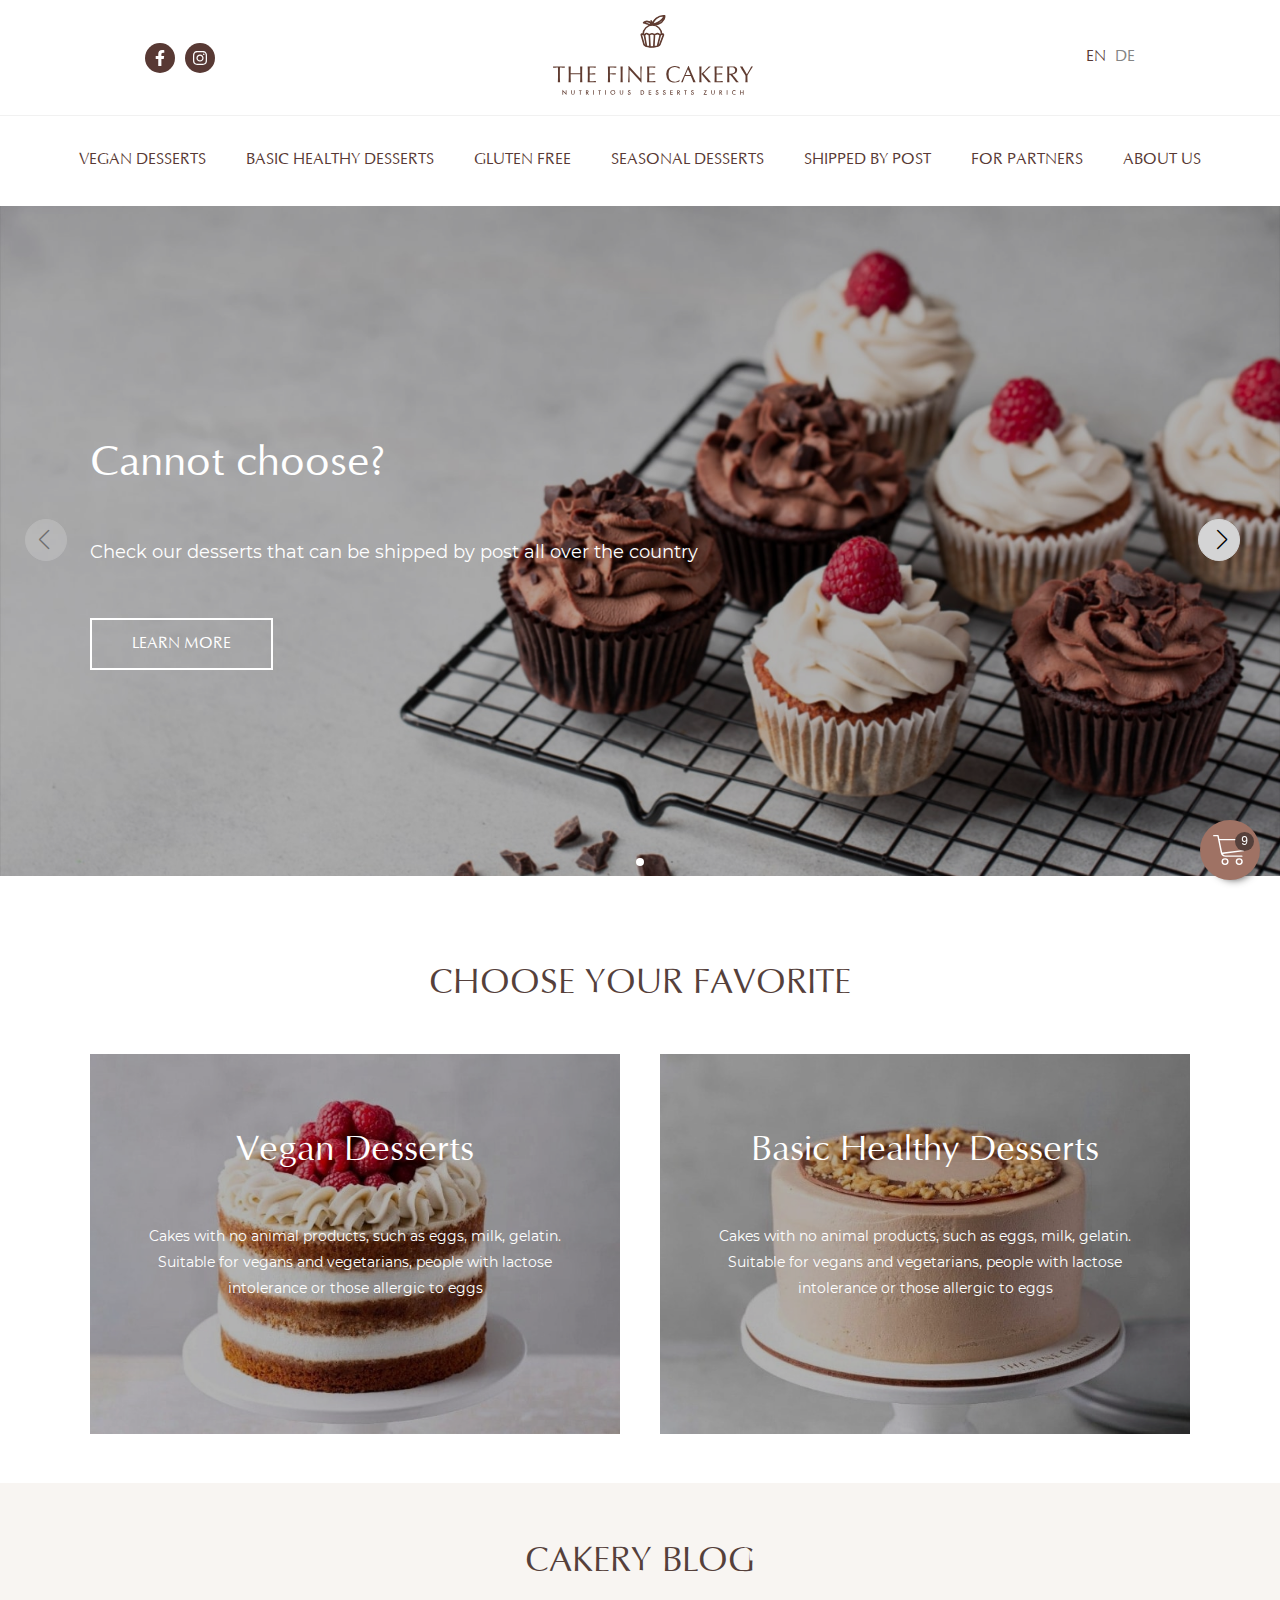
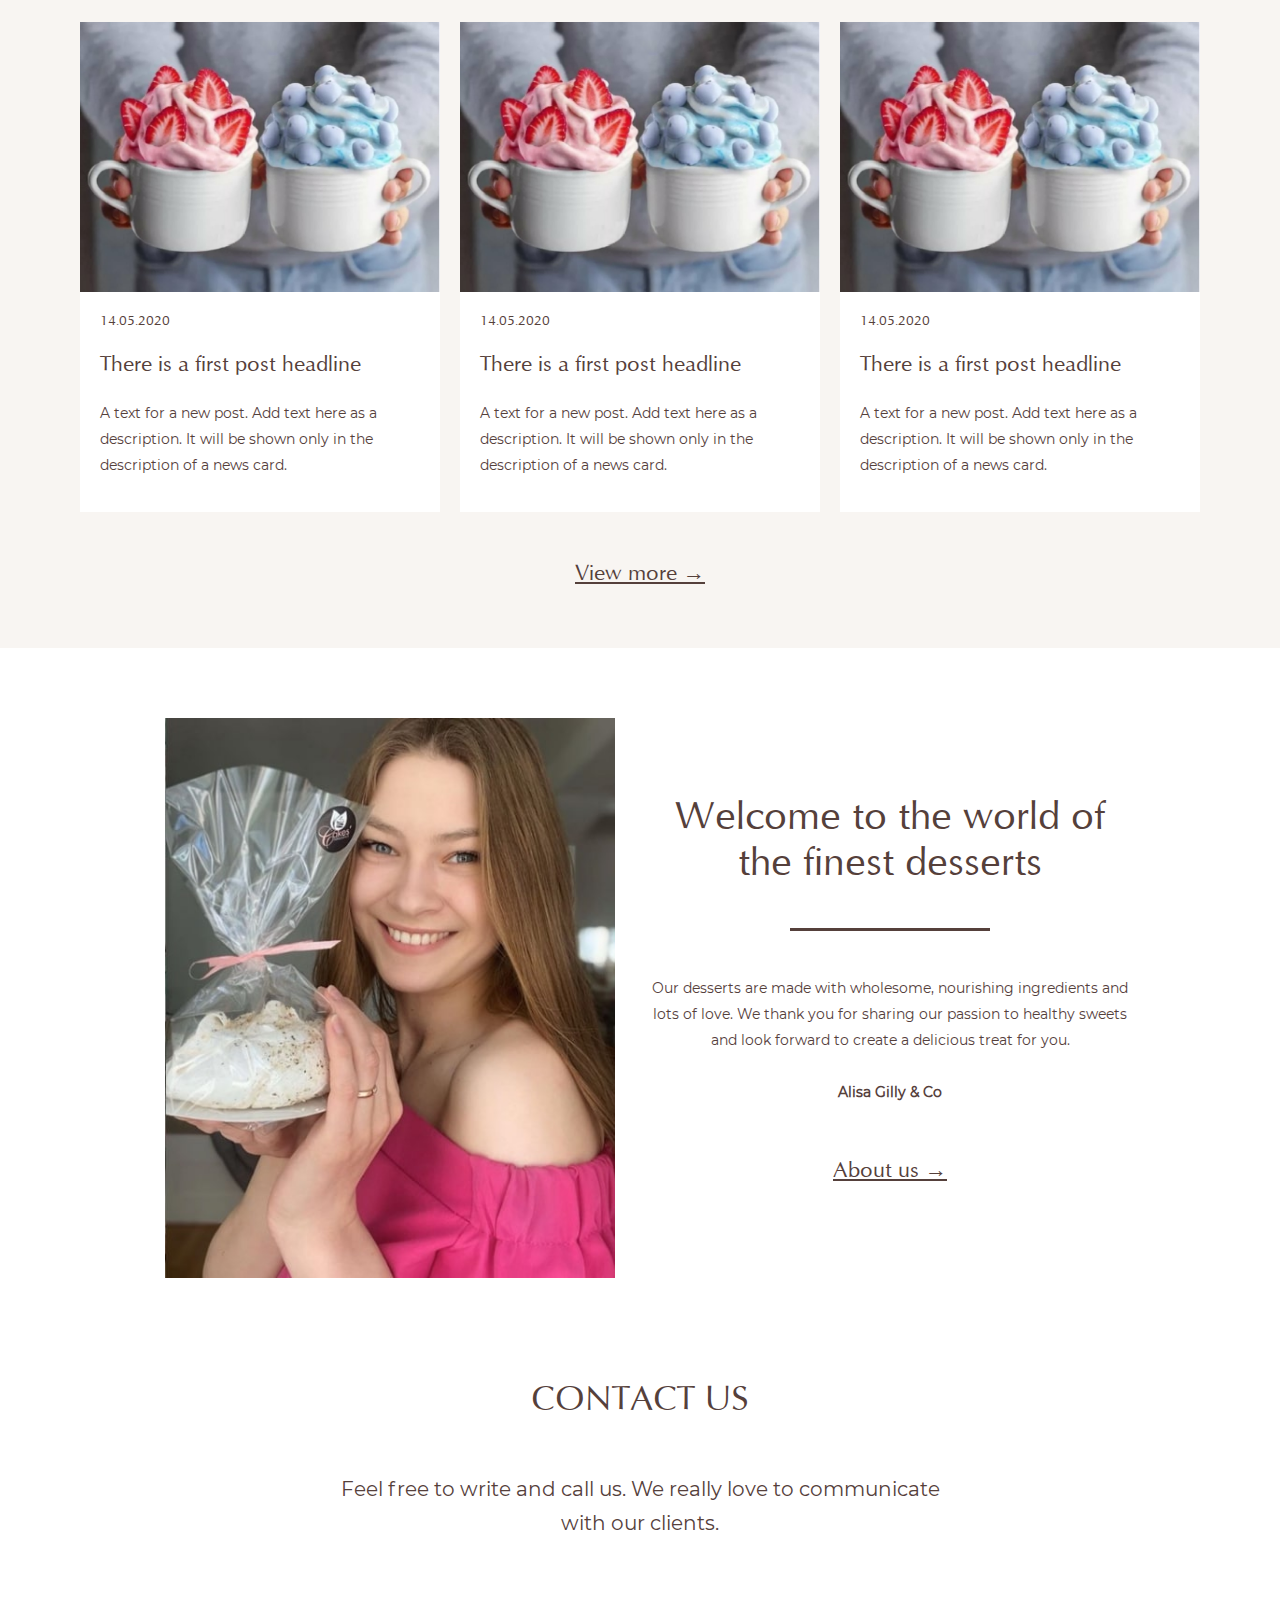
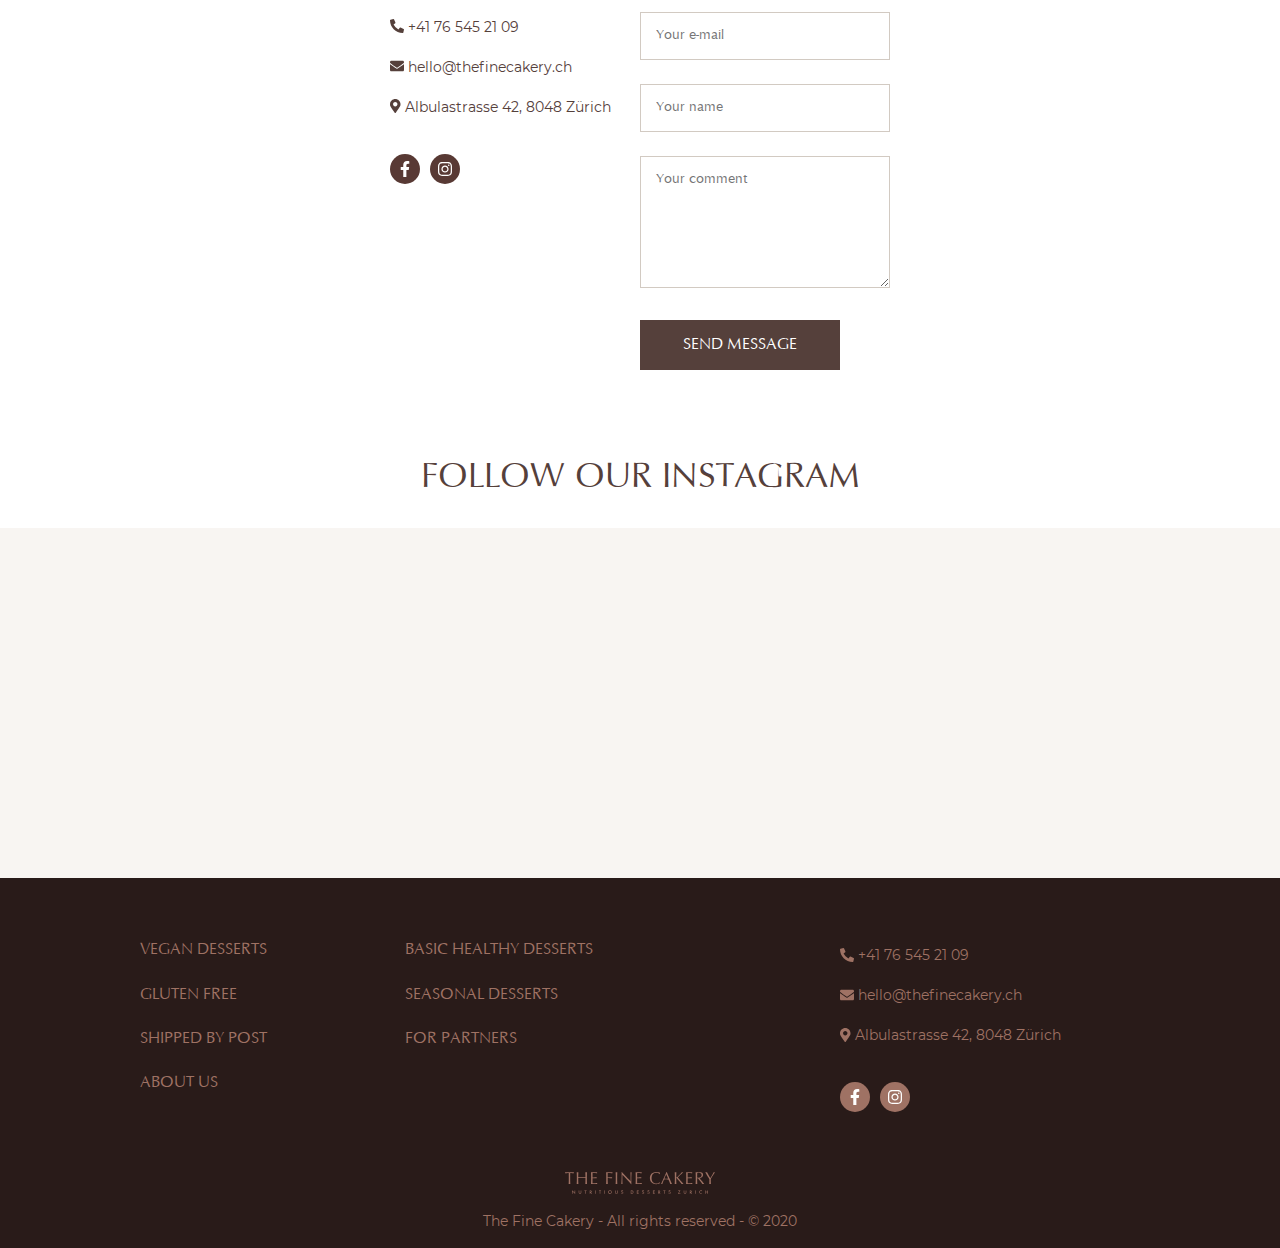
<file: index.html>
<!DOCTYPE html>
<html lang="en">

<head>
    <meta charset="UTF-8">
    <meta name="viewport" content="width=device-width, initial-scale=1.0">
    <title>The Fine Cakery</title>

    <link rel="stylesheet" href="assets/css/normalize.css">
    <link rel="stylesheet" href="assets/css/start.css">
</head>

<body>

    <div class="mobile-menu">
        <img src="assets/img/menu.svg" class="show-menu">
        <img src="assets/img/close-menu.svg" class="close-menu">
    </div>

    <div class="header">
        <div class="container header-wrap">
            <div class="header__item header-social">
                <a href="#" class="header-social__item"><i class="fab fa-facebook-f"></i></a>
                <a href="#" class="header-social__item"><i class="fab fa-instagram"></i></a>
            </div>

            <div class="header__item header-logo">
                <a href='index.html'><img src="assets/img/logo_header.svg" class="header-logo__image" alt="image"></a>
            </div>

            <div class="header__item header-lang">
                <a href="#" class="header-lang__link header-lang__link_active">EN</a>
                <a href="#" class="header-lang__link">DE</a>
            </div>
        </div>
    </div>

    <div class="top-menu">
        <a href="catalog.html" class="top-menu__item">VEGAN DESSERTS</a>
        <a href="catalog.html" class="top-menu__item">BASIC HEALTHY DESSERTS</a>
        <a href="catalog.html" class="top-menu__item">GLUTEN FREE</a>
        <a href="catalog.html" class="top-menu__item">SEASONAL DESSERTS</a>
        <a href="catalog.html" class="top-menu__item">SHIPPED BY POST</a>
        <a href="catalog.html" class="top-menu__item">FOR PARTNERS</a>
        <a href="catalog.html" class="top-menu__item">ABOUT US</a>
    </div>

    <section class="slider front-page-slider swiper-container">

        <div class="swiper-wrapper">
            <!-- Slides -->
            <div class="swiper-slide slider__item container">
                <img src="assets/img/tmp/s01.jpg" alt="image">
                <div class="slider-wrap-bg"></div>
                <div class="slider-wrap">
                    <h1 class="slider__title">Cannot choose?</h1>
                    <p class="slider__text">Check our desserts that can be shipped by post all over the country</p>
                    <a href="#" class="slider__button">Learn more</a>
                </div>
            </div>

            <div class="swiper-slide slider__item container">
                <img src="assets/img/tmp/s01.jpg" alt="image">
                <div class="slider-wrap-bg"></div>
                <div class="slider-wrap">
                    <h1 class="slider__title">Cannot choose?</h1>
                    <p class="slider__text">Check our desserts that can be shipped by post all over the country</p>
                    <a href="#" class="slider__button">Learn more</a>
                </div>
            </div>
            <div class="swiper-slide slider__item container">
                <img src="assets/img/tmp/s01.jpg" alt="image">
                <div class="slider-wrap-bg"></div>
                <div class="slider-wrap">
                    <h1 class="slider__title">Cannot choose?</h1>
                    <p class="slider__text">Check our desserts that can be shipped by post all over the country</p>
                    <a href="#" class="slider__button">Learn more</a>
                </div>
            </div>
            <div class="swiper-slide slider__item container">
                <img src="assets/img/tmp/s01.jpg" alt="image">
                <div class="slider-wrap-bg"></div>
                <div class="slider-wrap">
                    <h1 class="slider__title">Cannot choose?</h1>
                    <p class="slider__text">Check our desserts that can be shipped by post all<br> over the country</p>
                    <a href="#" class="slider__button">Learn more</a>
                </div>
            </div>
        </div>
        <!-- If we need pagination -->
        <div class="swiper-pagination"></div>

        <!-- If we need navigation buttons -->
        <div class="swiper-button-prev swiper-button-black"></div>
        <div class="swiper-button-next swiper-button-black"></div>

    </section>

    <section class="favorite">
        <h2>Choose your favorite</h2>

        <div class="favorite-wrap">
            <a href="#" class="favorite__item" id="favorite__item_1">
                <div class="favorite-image-wrap"></div>
                <img src="assets/img/tmp/f01.jpg" alt="image">
                <h3>Vegan Desserts</h3>
                <p>Cakes with no animal products, such as eggs, milk, gelatin. Suitable for vegans and vegetarians, people with lactose intolerance or those allergic to eggs</p>
                <p class="favorite__button">Shop now</p>
            </a>

            <a href="#" class="favorite__item" id="favorite__item_2">
                <div class="favorite-image-wrap"></div>
                <img src="assets/img/tmp/f02.jpg" alt="image">
                <h3>Basic Healthy Desserts</h3>
                <p>Cakes with no animal products, such as eggs, milk, gelatin. Suitable for vegans and vegetarians, people with lactose intolerance or those allergic to eggs</p>
                <p class="favorite__button">Shop now</p>
            </a>
        </div>

    </section>

    <section class="blog">
        <h2>Cakery Blog</h2>

        <div class="blog-wrap">

            <a href="" class="blog__item">
                <img src="assets/img/tmp/b01.jpg" alt="image">
                <div class="blog__item-wrap">
                    <span>14.05.2020</span>
                    <h3>There is a first post headline</h3>
                    <p>A text for a new post. Add text here as a description. It will be shown only in the description of a news card.</p>
                </div>
            </a>

            <a href="" class="blog__item">
                <img src="assets/img/tmp/b01.jpg" alt="image">
                <div class="blog__item-wrap">
                    <span>14.05.2020</span>
                    <h3>There is a first post headline</h3>
                    <p>A text for a new post. Add text here as a description. It will be shown only in the description of a news card.</p>
                </div>
            </a>

            <a href="" class="blog__item">
                <img src="assets/img/tmp/b01.jpg" alt="image">
                <div class="blog__item-wrap">
                    <span>14.05.2020</span>
                    <h3>There is a first post headline</h3>
                    <p>A text for a new post. Add text here as a description. It will be shown only in the description of a news card.</p>
                </div>
            </a>

        </div>

        <a href="#" class="blog__view-more">View more →</a>

    </section>

    <section class="about container">
        <div class="about__item about-image"><img src="assets/img/tmp/a01.jpg" alt="image"></div>


        <div class="about__item about-text">
            <h3>Welcome to the world of the finest desserts</h3>
            <div class="about-text__line"></div>
            <p>Our desserts are made with wholesome, nourishing ingredients and lots of love. We thank you for sharing our passion to healthy sweets and look forward to create a delicious treat for you.<br><br>
                <strong>Alisa Gilly & Co</strong>
            </p>
            <a href="#">About us →</a>
        </div>

    </section>

    <section class="contact-us container">
        <h2>contact us</h2>
        <p class="contact-us__subtitle">Feel free to write and call us. We really love to communicate <br>with our clients.</p>


        <div class="contact-us-wrap">

            <div class="contact-us__item contact-us__text">
                <p><i class="fas fa-phone-alt"></i> +41 76 545 21 09</p>
                <p><i class="fas fa-envelope"></i> hello@thefinecakery.ch</p>
                <p><i class="fas fa-map-marker-alt"></i> Albulastrasse 42, 8048 Zürich</p>

                <div class="contact-us__item contact-us-social">
                    <a href="#" class="contact-us-social__item"><i class="fab fa-facebook-f"></i></a>
                    <a href="#" class="contact-us-social__item"><i class="fab fa-instagram"></i></a>
                </div>
            </div>

            <form class="contact-us__item contact-us__form">
                <input type="text" placeholder="Your e-mail">
                <input type="text" placeholder="Your name">
                <textarea placeholder="Your comment"></textarea>
                <button class="button">Send message</button>
            </form>

        </div>

    </section>

    <section class="instagram">
        <h2>Follow our instagram</h2>
        <div class="instagram-wrap"></div>
    </section>

    <div class="footer">

        <div class="container">

            <div class="footer-wrap-row">

                <div class="footer-menu">
                    <a href="catalog.html" class="footer-menu__item">VEGAN DESSERTS</a>
                    <a href="catalog.html" class="footer-menu__item">BASIC HEALTHY DESSERTS</a>
                    <a href="catalog.html" class="footer-menu__item">GLUTEN FREE</a>
                    <a href="catalog.html" class="footer-menu__item">SEASONAL DESSERTS</a>
                    <a href="catalog.html" class="footer-menu__item">SHIPPED BY POST</a>
                    <a href="catalog.html" class="footer-menu__item">FOR PARTNERS</a>
                    <a href="catalog.html" class="footer-menu__item">ABOUT US</a>
                </div>

                <div class="footer-contacts">
                    <p><i class="fas fa-phone-alt"></i> +41 76 545 21 09</p>
                    <p><i class="fas fa-envelope"></i> hello@thefinecakery.ch</p>
                    <p><i class="fas fa-map-marker-alt"></i> Albulastrasse 42, 8048 Zürich</p>

                    <div class="footer-social">
                        <a href="#" class="footer-social__item"><i class="fab fa-facebook-f"></i></a>
                        <a href="#" class="footer-social__item"><i class="fab fa-instagram"></i></a>
                    </div>
                </div>

            </div>

            <div class="footer-wrap-col">
                <img src="assets/img/logo_footer.svg" class="footer__image" alt="image">
                <p class="footer__copyright">The Fine Cakery - All rights reserved - © 2020</p>
            </div>

        </div>

    </div>

    <div class="floating-cart">
        <span class="floating-cart__count">9</span>
        <img src="assets/img/cart.svg" alt="image">
    </div>

    <div class="back-to-top">
        <i class="fas fa-chevron-up"></i>
    </div>

    <link rel="stylesheet" href="assets/css/swiper.css">
    <link rel="stylesheet" href="assets/css/fancybox.css">
    <link rel="stylesheet" href="assets/css/fonts.css">
    <link rel="stylesheet" href="assets/css/main.css">
    <link rel="stylesheet" href="assets/css/media.css">

    <script defer src="assets/js/all.js"></script>
    <script defer src="assets/js/swiper.js"></script>
    <script defer src="assets/js/jquery-3.5.1.js"></script>
    <script defer src="assets/js/fancybox.js"></script>
    <script defer src="assets/js/script.js"></script>

</body>

</html>
</file>
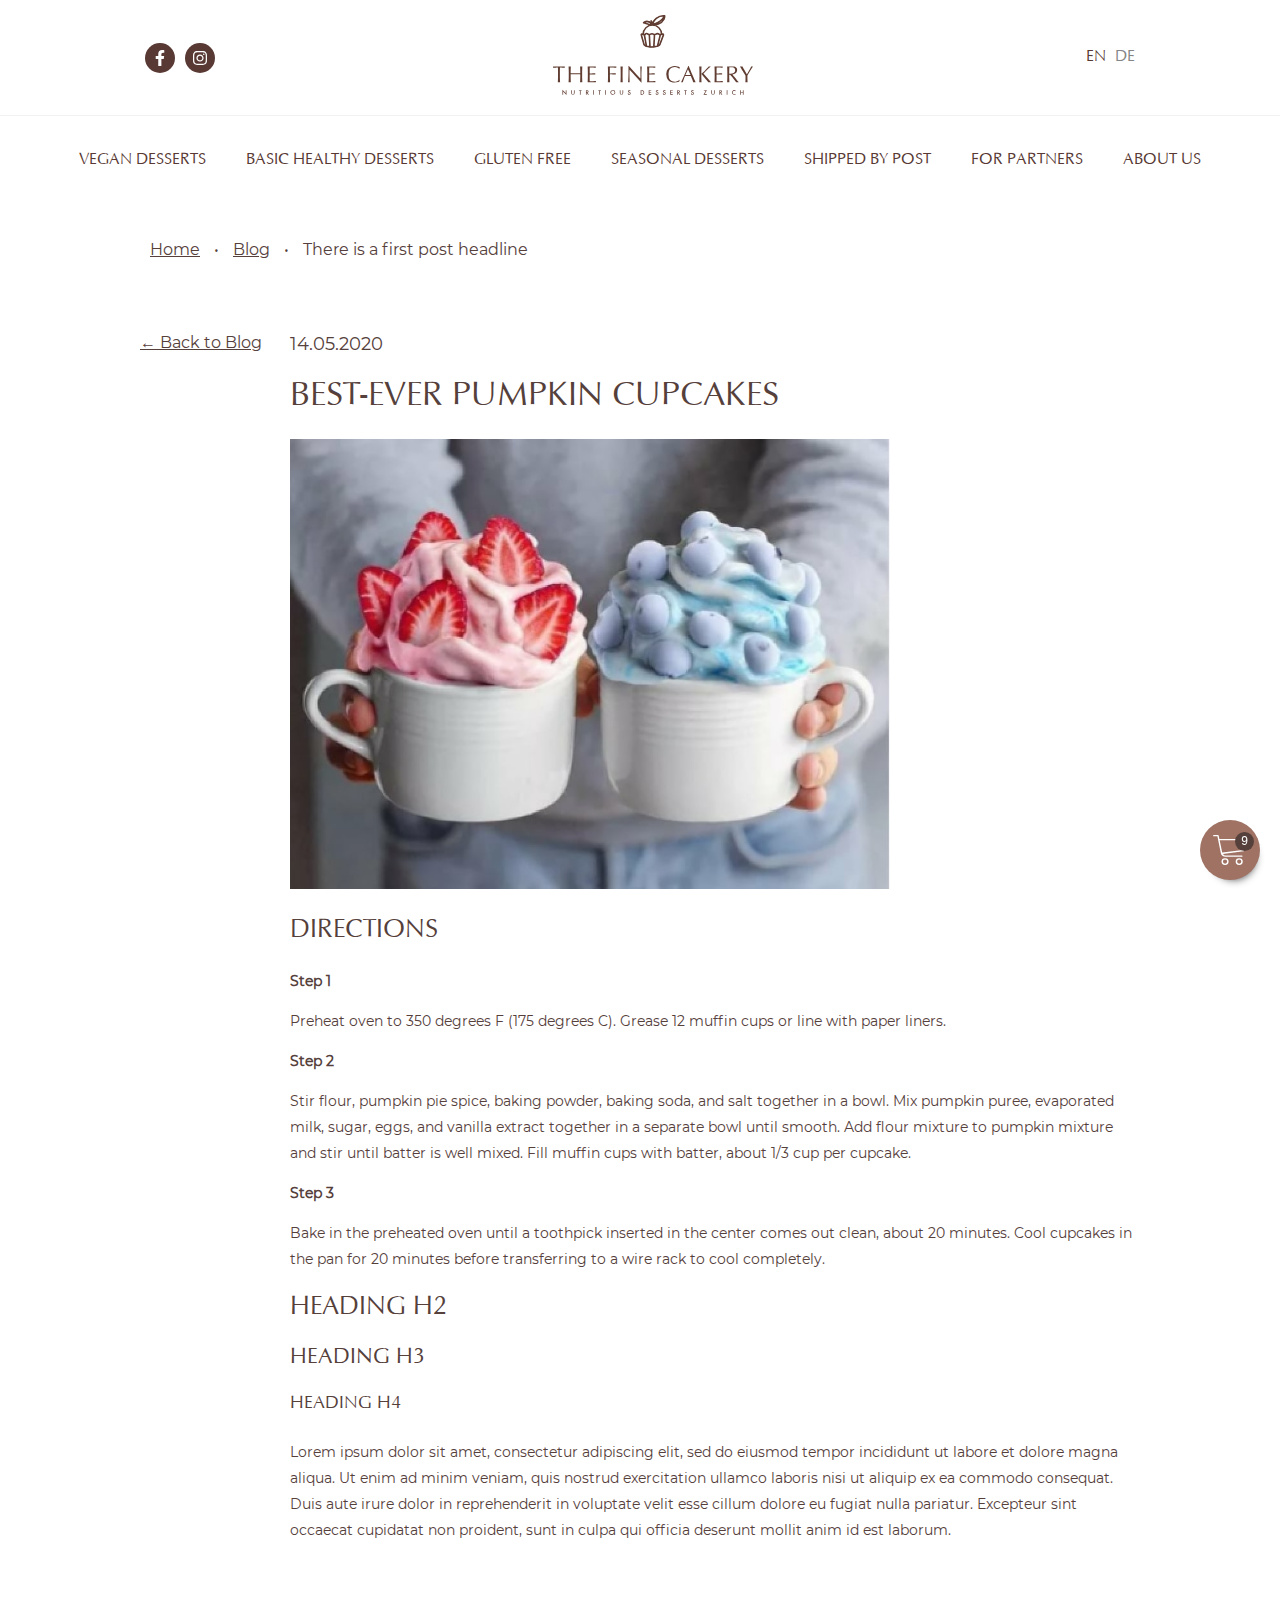
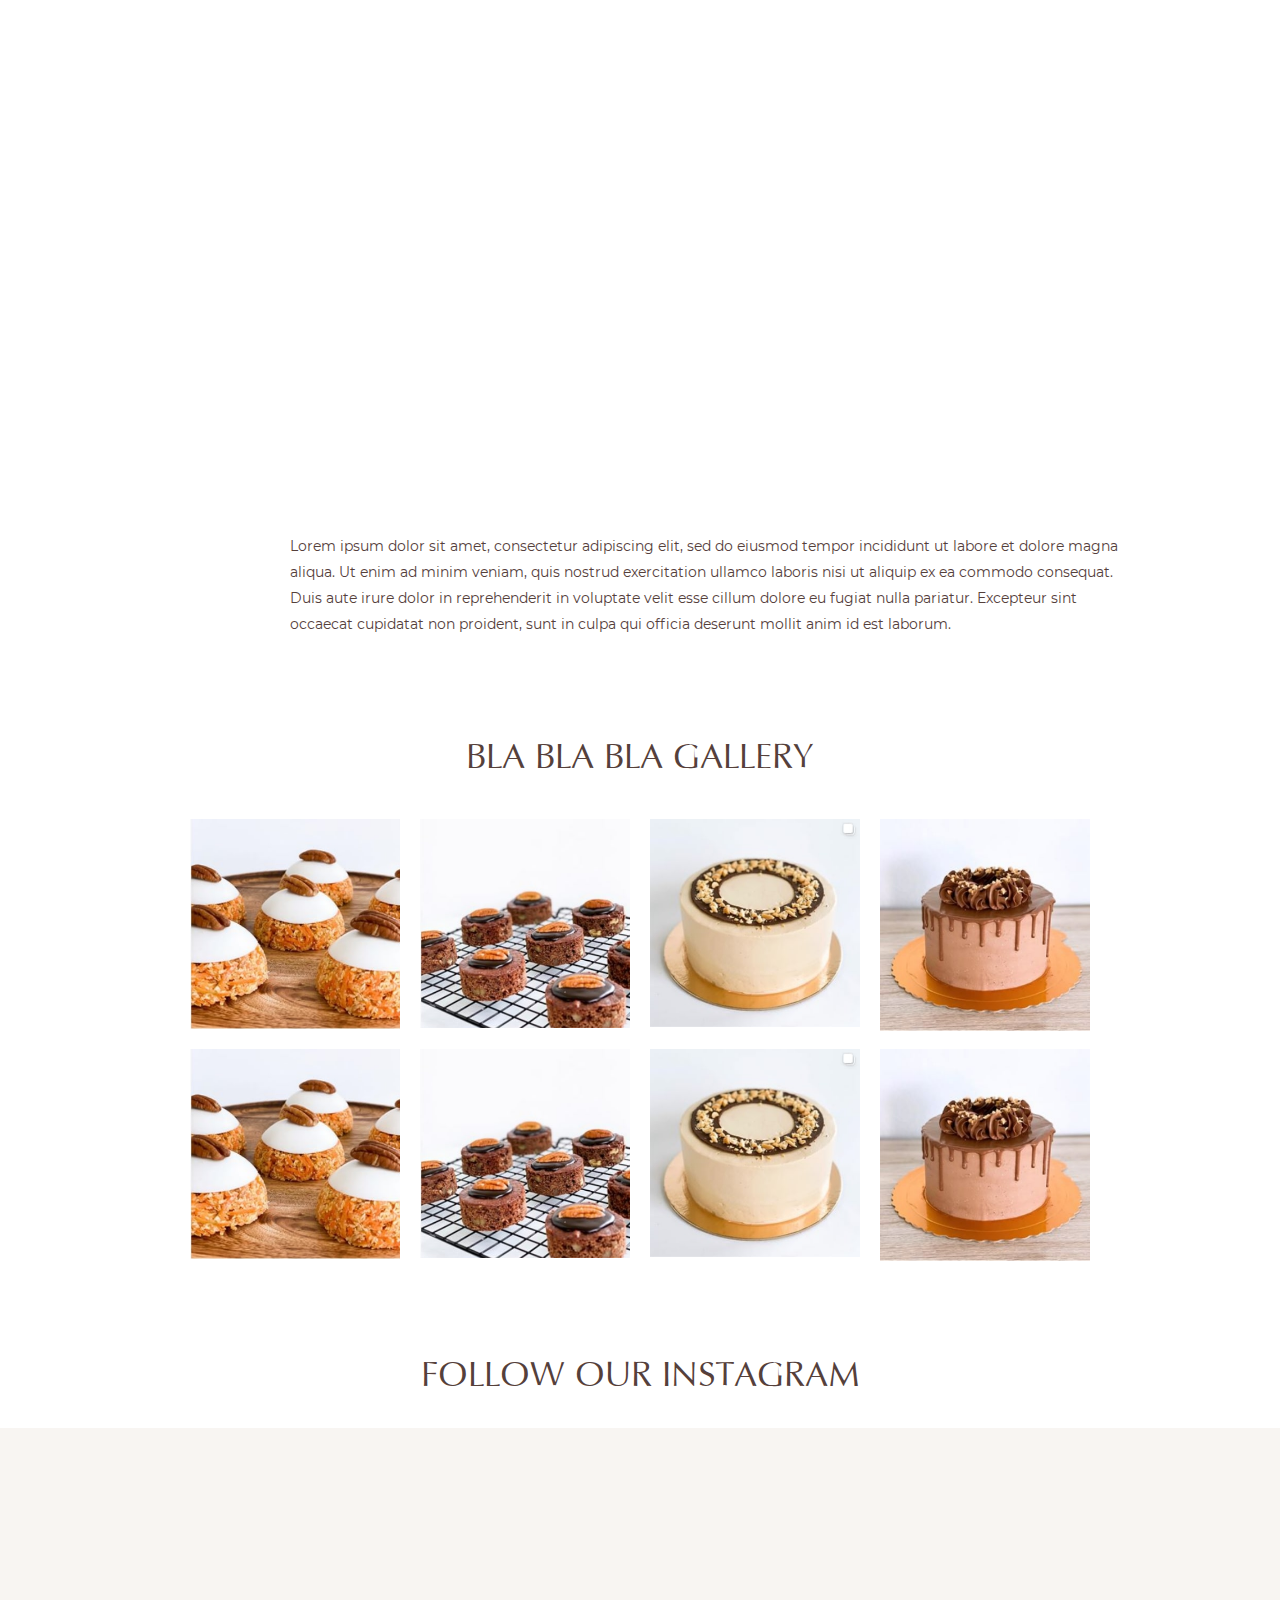
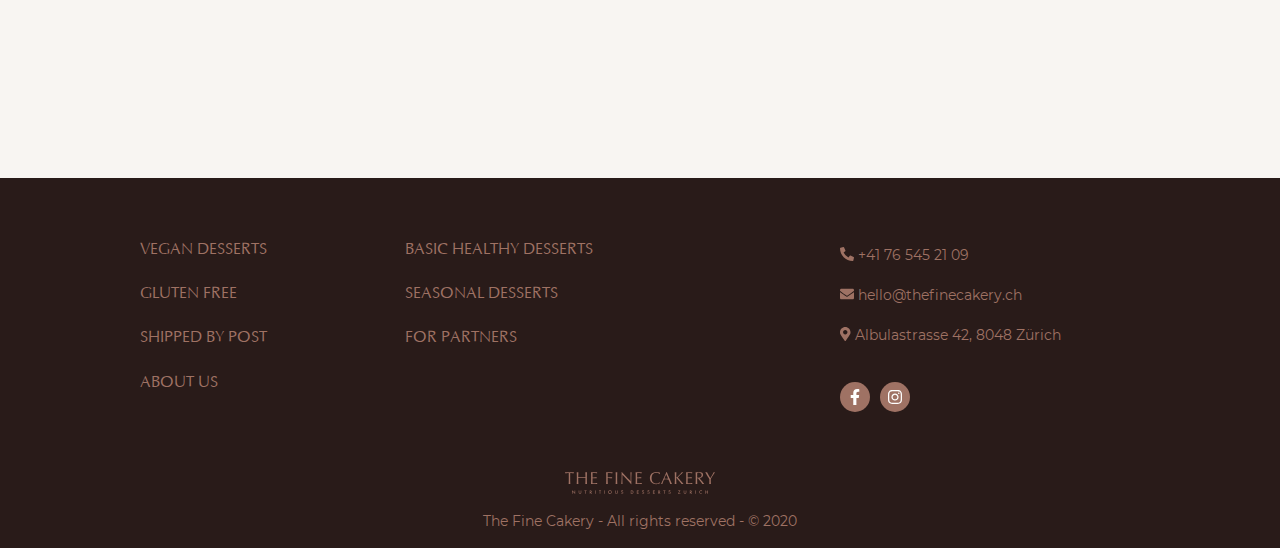
<file: blog-inner.html>
<!DOCTYPE html>
<html lang="en">

<head>
    <meta charset="UTF-8">
    <meta name="viewport" content="width=device-width, initial-scale=1.0">
    <title>The Fine Cakery</title>

    <link rel="stylesheet" href="assets/css/normalize.css">
    <link rel="stylesheet" href="assets/css/start.css">
</head>

<body>

    <div class="mobile-menu">
        <img src="assets/img/menu.svg" class="show-menu">
        <img src="assets/img/close-menu.svg" class="close-menu">
    </div>

    <div class="header">
        <div class="container header-wrap">
            <div class="header__item header-social">
                <a href="#" class="header-social__item"><i class="fab fa-facebook-f"></i></a>
                <a href="#" class="header-social__item"><i class="fab fa-instagram"></i></a>
            </div>

            <div class="header__item header-logo">
                <a href='index.html'><img src="assets/img/logo_header.svg" class="header-logo__image" alt="image"></a>
            </div>

            <div class="header__item header-lang">
                <a href="#" class="header-lang__link header-lang__link_active">EN</a>
                <a href="#" class="header-lang__link">DE</a>
            </div>
        </div>
    </div>

    <div class="top-menu">
        <a href="catalog.html" class="top-menu__item">VEGAN DESSERTS</a>
        <a href="catalog.html" class="top-menu__item">BASIC HEALTHY DESSERTS</a>
        <a href="catalog.html" class="top-menu__item">GLUTEN FREE</a>
        <a href="catalog.html" class="top-menu__item">SEASONAL DESSERTS</a>
        <a href="catalog.html" class="top-menu__item">SHIPPED BY POST</a>
        <a href="catalog.html" class="top-menu__item">FOR PARTNERS</a>
        <a href="catalog.html" class="top-menu__item">ABOUT US</a>
    </div>

    <div class="breadcrumbs container">
        <a href="index.html">Home</a> • <a href="blog.html">Blog</a> • <span>There is a first post headline</span>
    </div>

    <div class="blog-inner-wrap container">
        <div class="blog-back">
            <a href="blog.html">← Back to Blog</a>
        </div>

        <div class="blog-inner">
            <div class="blog-inner__date">14.05.2020</div>
            <h1 class="blog-inner__title">Best-Ever Pumpkin Cupcakes</h1>
            <img class="blog-inner__image" src="assets/img/tmp/b01.jpg" alt="image">

            <div class="blog-inner__content">
                <h2>Directions</h2>
                <p><strong>Step 1</strong></p>
                <p>Preheat oven to 350 degrees F (175 degrees C). Grease 12 muffin cups or line with paper liners.</p>
                <p><strong>Step 2</strong></p>
                <p>Stir flour, pumpkin pie spice, baking powder, baking soda, and salt together in a bowl. Mix pumpkin puree, evaporated milk, sugar, eggs, and vanilla extract together in a separate bowl until smooth. Add flour mixture to pumpkin mixture
                    and stir until batter is well mixed. Fill muffin cups with batter, about 1/3 cup per cupcake.</p>
                <p><strong>Step 3</strong></p>
                <p>Bake in the preheated oven until a toothpick inserted in the center comes out clean, about 20 minutes. Cool cupcakes in the pan for 20 minutes before transferring to a wire rack to cool completely.</p>

                <h2>Heading h2</h2>
                <h3>Heading h3</h3>
                <h4>Heading h4</h4>

                <p>Lorem ipsum dolor sit amet, consectetur adipiscing elit, sed do eiusmod tempor incididunt ut labore et dolore magna aliqua. Ut enim ad minim veniam, quis nostrud exercitation ullamco laboris nisi ut aliquip ex ea commodo consequat. Duis
                    aute irure dolor in reprehenderit in voluptate velit esse cillum dolore eu fugiat nulla pariatur. Excepteur sint occaecat cupidatat non proident, sunt in culpa qui officia deserunt mollit anim id est laborum.
                </p>

                <div class="video__wrap">
                    <iframe width="560" height="315" src="https://www.youtube.com/embed/KbPWi1gshzI" frameborder="0" allow="accelerometer; autoplay; clipboard-write; encrypted-media; gyroscope; picture-in-picture" allowfullscreen></iframe>
                </div>

                <p>Lorem ipsum dolor sit amet, consectetur adipiscing elit, sed do eiusmod tempor incididunt ut labore et dolore magna aliqua. Ut enim ad minim veniam, quis nostrud exercitation ullamco laboris nisi ut aliquip ex ea commodo consequat. Duis
                    aute irure dolor in reprehenderit in voluptate velit esse cillum dolore eu fugiat nulla pariatur. Excepteur sint occaecat cupidatat non proident, sunt in culpa qui officia deserunt mollit anim id est laborum.
                </p>

            </div>
        </div>
    </div>


    <div class="gallery container">
        <h2>Bla bla bla gallery</h2>
        <div class="gallery-wrap">
            <a class="gallery__item" href="assets/img/tmp/g01.jpg" data-fancybox="group"><img src="assets/img/tmp/g01.jpg" alt="image"></a>
            <a class="gallery__item" href="assets/img/tmp/g02.jpg" data-fancybox="group"><img src="assets/img/tmp/g02.jpg" alt="image"></a>
            <a class="gallery__item" href="assets/img/tmp/g03.jpg" data-fancybox="group"><img src="assets/img/tmp/g03.jpg" alt="image"></a>
            <a class="gallery__item" href="assets/img/tmp/g04.jpg" data-fancybox="group"><img src="assets/img/tmp/g04.jpg" alt="image"></a>
            <a class="gallery__item" href="assets/img/tmp/g01.jpg" data-fancybox="group"><img src="assets/img/tmp/g01.jpg" alt="image"></a>
            <a class="gallery__item" href="assets/img/tmp/g02.jpg" data-fancybox="group"><img src="assets/img/tmp/g02.jpg" alt="image"></a>
            <a class="gallery__item" href="assets/img/tmp/g03.jpg" data-fancybox="group"><img src="assets/img/tmp/g03.jpg" alt="image"></a>
            <a class="gallery__item" href="assets/img/tmp/g04.jpg" data-fancybox="group"><img src="assets/img/tmp/g04.jpg" alt="image"></a>
        </div>
    </div>


    <section class="instagram">
        <h2>Follow our instagram</h2>
        <div class="instagram-wrap"></div>
    </section>

    <div class="footer">

        <div class="container">

            <div class="footer-wrap-row">

                <div class="footer-menu">
                    <a href="catalog.html" class="footer-menu__item">VEGAN DESSERTS</a>
                    <a href="catalog.html" class="footer-menu__item">BASIC HEALTHY DESSERTS</a>
                    <a href="catalog.html" class="footer-menu__item">GLUTEN FREE</a>
                    <a href="catalog.html" class="footer-menu__item">SEASONAL DESSERTS</a>
                    <a href="catalog.html" class="footer-menu__item">SHIPPED BY POST</a>
                    <a href="catalog.html" class="footer-menu__item">FOR PARTNERS</a>
                    <a href="catalog.html" class="footer-menu__item">ABOUT US</a>
                </div>

                <div class="footer-contacts">
                    <p><i class="fas fa-phone-alt"></i> +41 76 545 21 09</p>
                    <p><i class="fas fa-envelope"></i> hello@thefinecakery.ch</p>
                    <p><i class="fas fa-map-marker-alt"></i> Albulastrasse 42, 8048 Zürich</p>

                    <div class="footer-social">
                        <a href="#" class="footer-social__item"><i class="fab fa-facebook-f"></i></a>
                        <a href="#" class="footer-social__item"><i class="fab fa-instagram"></i></a>
                    </div>
                </div>

            </div>

            <div class="footer-wrap-col">
                <img src="assets/img/logo_footer.svg" class="footer__image" alt="image">
                <p class="footer__copyright">The Fine Cakery - All rights reserved - © 2020</p>
            </div>

        </div>

    </div>

    <div class="floating-cart">
        <span class="floating-cart__count">9</span>
        <img src="assets/img/cart.svg" alt="image">
    </div>

    <div class="back-to-top">
        <i class="fas fa-chevron-up"></i>
    </div>

    <link rel="stylesheet" href="assets/css/swiper.css">
    <link rel="stylesheet" href="assets/css/fancybox.css">
    <link rel="stylesheet" href="assets/css/fonts.css">
    <link rel="stylesheet" href="assets/css/main.css">
    <link rel="stylesheet" href="assets/css/media.css">

    <script defer src="assets/js/all.js"></script>
    <script defer src="assets/js/swiper.js"></script>
    <script defer src="assets/js/jquery-3.5.1.js"></script>
    <script defer src="assets/js/fancybox.js"></script>
    <script defer src="assets/js/script.js"></script>

</body>

</html>
</file>
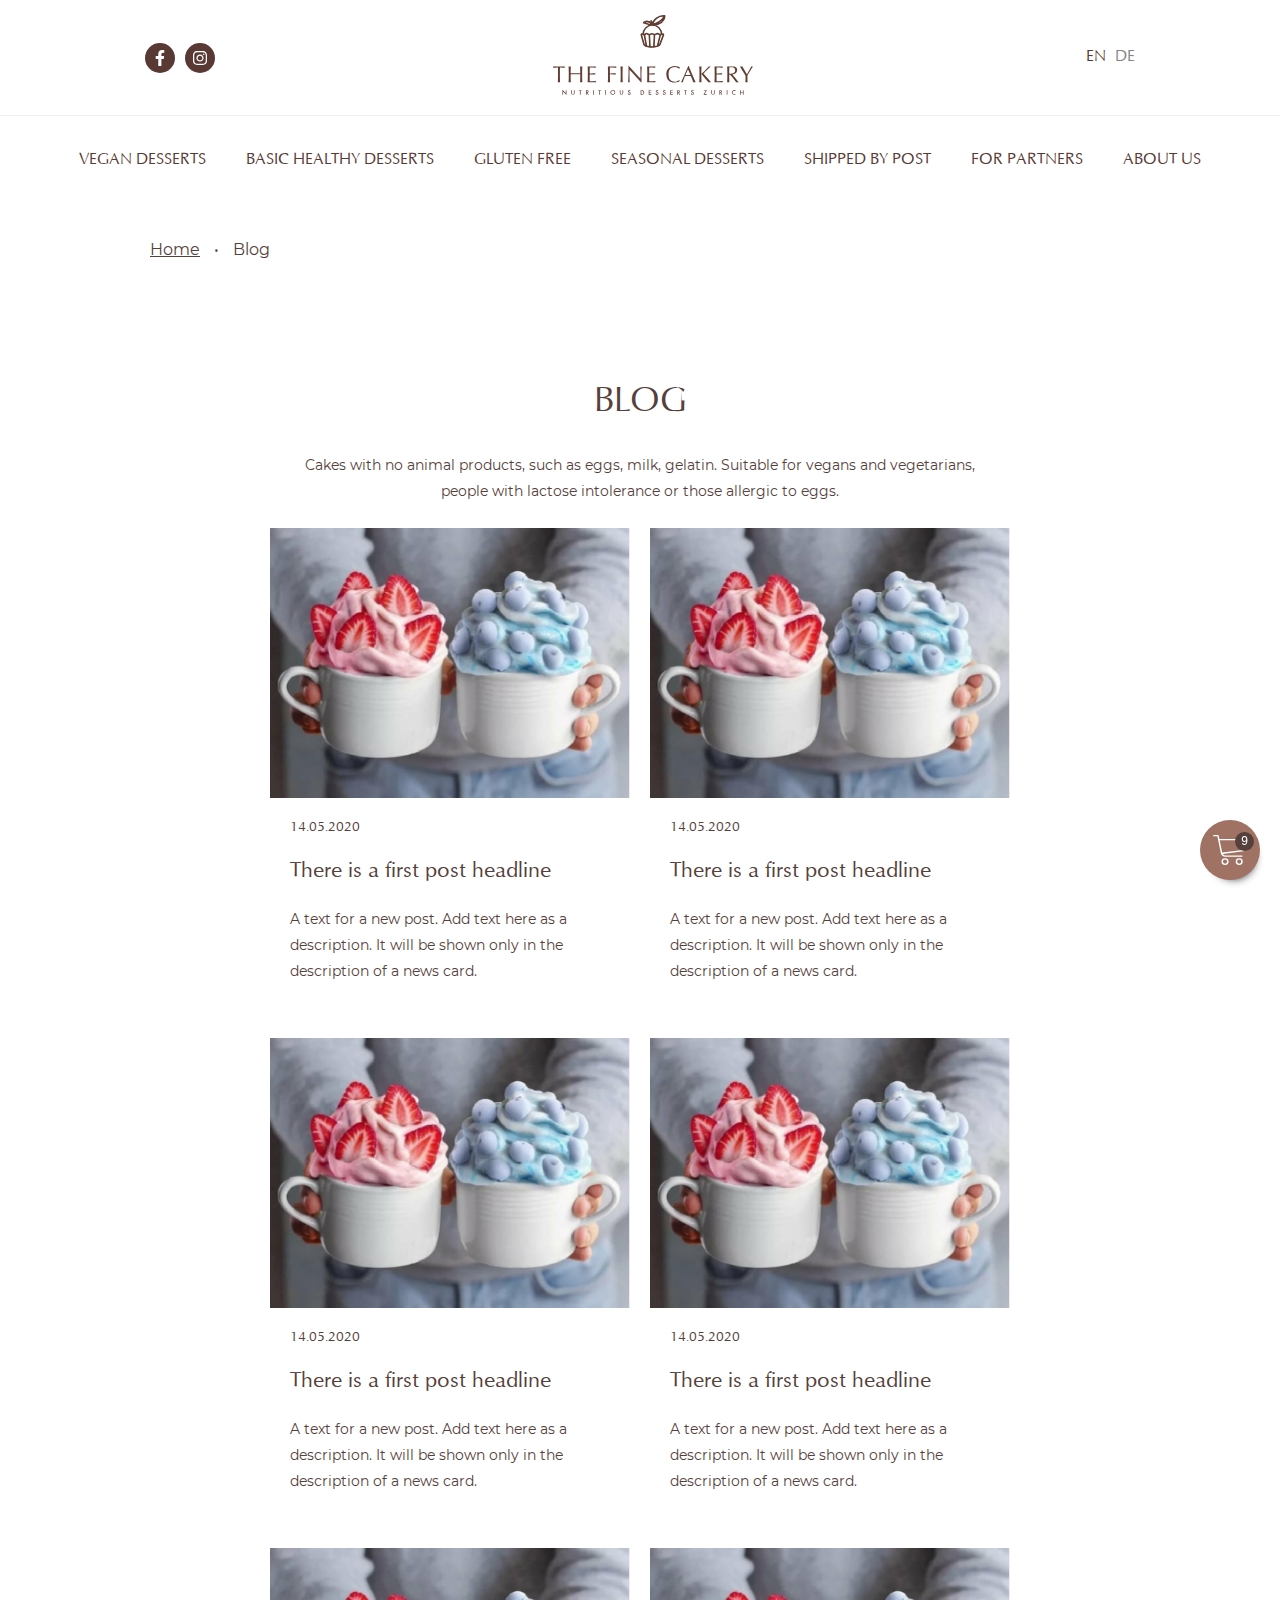
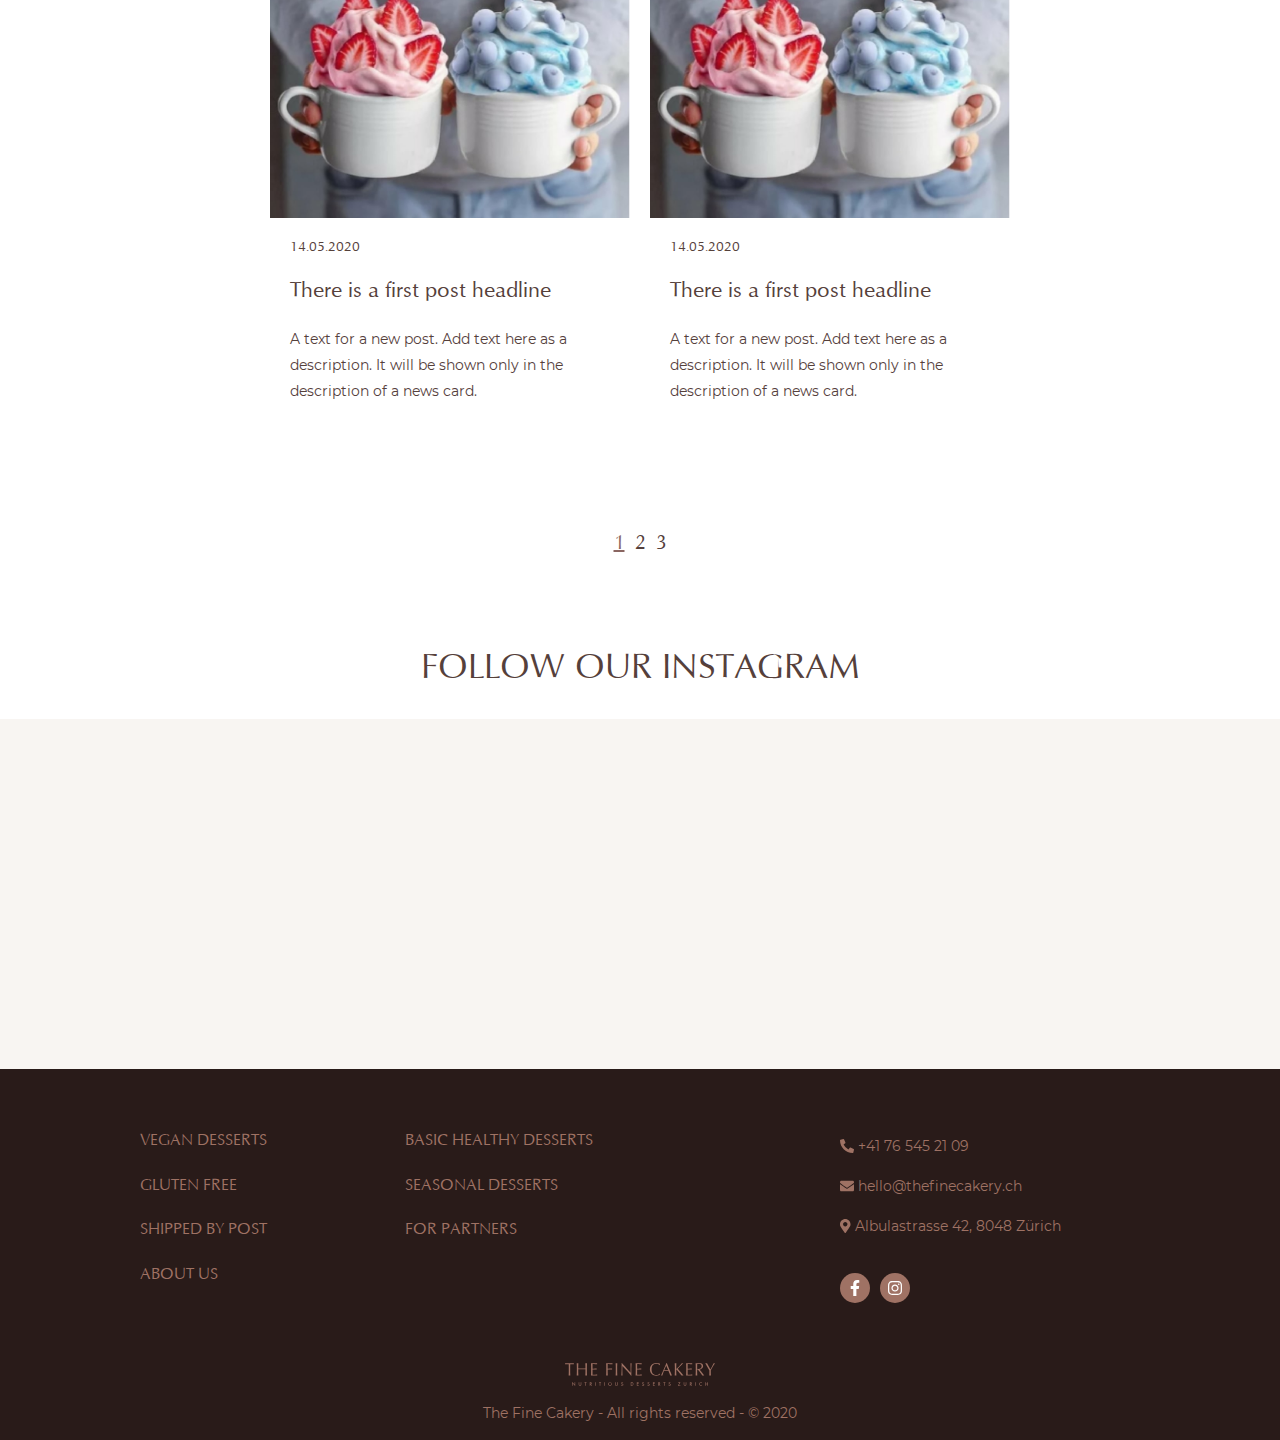
<file: blog.html>
<!DOCTYPE html>
<html lang="en">

<head>
    <meta charset="UTF-8">
    <meta name="viewport" content="width=device-width, initial-scale=1.0">
    <title>The Fine Cakery</title>

    <link rel="stylesheet" href="assets/css/normalize.css">
    <link rel="stylesheet" href="assets/css/start.css">
</head>

<body>

    <div class="mobile-menu">
        <img src="assets/img/menu.svg" class="show-menu">
        <img src="assets/img/close-menu.svg" class="close-menu">
    </div>

    <div class="header">
        <div class="container header-wrap">
            <div class="header__item header-social">
                <a href="#" class="header-social__item"><i class="fab fa-facebook-f"></i></a>
                <a href="#" class="header-social__item"><i class="fab fa-instagram"></i></a>
            </div>

            <div class="header__item header-logo">
                <a href='index.html'><img src="assets/img/logo_header.svg" class="header-logo__image" alt="image"></a>
            </div>

            <div class="header__item header-lang">
                <a href="#" class="header-lang__link header-lang__link_active">EN</a>
                <a href="#" class="header-lang__link">DE</a>
            </div>
        </div>
    </div>

    <div class="top-menu">
        <a href="catalog.html" class="top-menu__item">VEGAN DESSERTS</a>
        <a href="catalog.html" class="top-menu__item">BASIC HEALTHY DESSERTS</a>
        <a href="catalog.html" class="top-menu__item">GLUTEN FREE</a>
        <a href="catalog.html" class="top-menu__item">SEASONAL DESSERTS</a>
        <a href="catalog.html" class="top-menu__item">SHIPPED BY POST</a>
        <a href="catalog.html" class="top-menu__item">FOR PARTNERS</a>
        <a href="catalog.html" class="top-menu__item">ABOUT US</a>
    </div>

    <div class="breadcrumbs container">
        <a href="index.html">Home</a> • <span>Blog</span>
    </div>


    <section class="blog blog-list container">
        <h2>Blog</h2>

        <p>Cakes with no animal products, such as eggs, milk, gelatin. Suitable for vegans and vegetarians,<br> people with lactose intolerance or those allergic to eggs.</p>

        <div class="blog-wrap">

            <a href="blog-inner.html" class="blog__item">
                <img src="assets/img/tmp/b01.jpg" alt="image">
                <div class="blog__item-wrap">
                    <span>14.05.2020</span>
                    <h3>There is a first post headline</h3>
                    <p>A text for a new post. Add text here as a description. It will be shown only in the description of a news card.</p>
                </div>
            </a>

            <a href="blog-inner.html" class="blog__item">
                <img src="assets/img/tmp/b01.jpg" alt="image">
                <div class="blog__item-wrap">
                    <span>14.05.2020</span>
                    <h3>There is a first post headline</h3>
                    <p>A text for a new post. Add text here as a description. It will be shown only in the description of a news card.</p>
                </div>
            </a>

            <a href="blog-inner.html" class="blog__item">
                <img src="assets/img/tmp/b01.jpg" alt="image">
                <div class="blog__item-wrap">
                    <span>14.05.2020</span>
                    <h3>There is a first post headline</h3>
                    <p>A text for a new post. Add text here as a description. It will be shown only in the description of a news card.</p>
                </div>
            </a>

            <a href="blog-inner.html" class="blog__item">
                <img src="assets/img/tmp/b01.jpg" alt="image">
                <div class="blog__item-wrap">
                    <span>14.05.2020</span>
                    <h3>There is a first post headline</h3>
                    <p>A text for a new post. Add text here as a description. It will be shown only in the description of a news card.</p>
                </div>
            </a>

            <a href="blog-inner.html" class="blog__item">
                <img src="assets/img/tmp/b01.jpg" alt="image">
                <div class="blog__item-wrap">
                    <span>14.05.2020</span>
                    <h3>There is a first post headline</h3>
                    <p>A text for a new post. Add text here as a description. It will be shown only in the description of a news card.</p>
                </div>
            </a>

            <a href="blog-inner.html" class="blog__item">
                <img src="assets/img/tmp/b01.jpg" alt="image">
                <div class="blog__item-wrap">
                    <span>14.05.2020</span>
                    <h3>There is a first post headline</h3>
                    <p>A text for a new post. Add text here as a description. It will be shown only in the description of a news card.</p>
                </div>
            </a>

        </div>

    </section>

    <div class="catalog-pagination">
        <span class="catalog-pagination__item">1</span>
        <a class="catalog-pagination__item" href="#">2</a>
        <a class="catalog-pagination__item" href="#">3</a>
    </div>

    <section class="instagram">
        <h2>Follow our instagram</h2>
        <div class="instagram-wrap"></div>
    </section>

    <div class="footer">

        <div class="container">

            <div class="footer-wrap-row">

                <div class="footer-menu">
                    <a href="catalog.html" class="footer-menu__item">VEGAN DESSERTS</a>
                    <a href="catalog.html" class="footer-menu__item">BASIC HEALTHY DESSERTS</a>
                    <a href="catalog.html" class="footer-menu__item">GLUTEN FREE</a>
                    <a href="catalog.html" class="footer-menu__item">SEASONAL DESSERTS</a>
                    <a href="catalog.html" class="footer-menu__item">SHIPPED BY POST</a>
                    <a href="catalog.html" class="footer-menu__item">FOR PARTNERS</a>
                    <a href="catalog.html" class="footer-menu__item">ABOUT US</a>
                </div>

                <div class="footer-contacts">
                    <p><i class="fas fa-phone-alt"></i> +41 76 545 21 09</p>
                    <p><i class="fas fa-envelope"></i> hello@thefinecakery.ch</p>
                    <p><i class="fas fa-map-marker-alt"></i> Albulastrasse 42, 8048 Zürich</p>

                    <div class="footer-social">
                        <a href="#" class="footer-social__item"><i class="fab fa-facebook-f"></i></a>
                        <a href="#" class="footer-social__item"><i class="fab fa-instagram"></i></a>
                    </div>
                </div>

            </div>

            <div class="footer-wrap-col">
                <img src="assets/img/logo_footer.svg" class="footer__image" alt="image">
                <p class="footer__copyright">The Fine Cakery - All rights reserved - © 2020</p>
            </div>

        </div>

    </div>

    <div class="floating-cart">
        <span class="floating-cart__count">9</span>
        <img src="assets/img/cart.svg" alt="image">
    </div>

    <div class="back-to-top">
        <i class="fas fa-chevron-up"></i>
    </div>

    <link rel="stylesheet" href="assets/css/swiper.css">
    <link rel="stylesheet" href="assets/css/fancybox.css">
    <link rel="stylesheet" href="assets/css/fonts.css">
    <link rel="stylesheet" href="assets/css/main.css">
    <link rel="stylesheet" href="assets/css/media.css">

    <script defer src="assets/js/all.js"></script>
    <script defer src="assets/js/swiper.js"></script>
    <script defer src="assets/js/jquery-3.5.1.js"></script>
    <script defer src="assets/js/fancybox.js"></script>
    <script defer src="assets/js/script.js"></script>

</body>

</html>
</file>
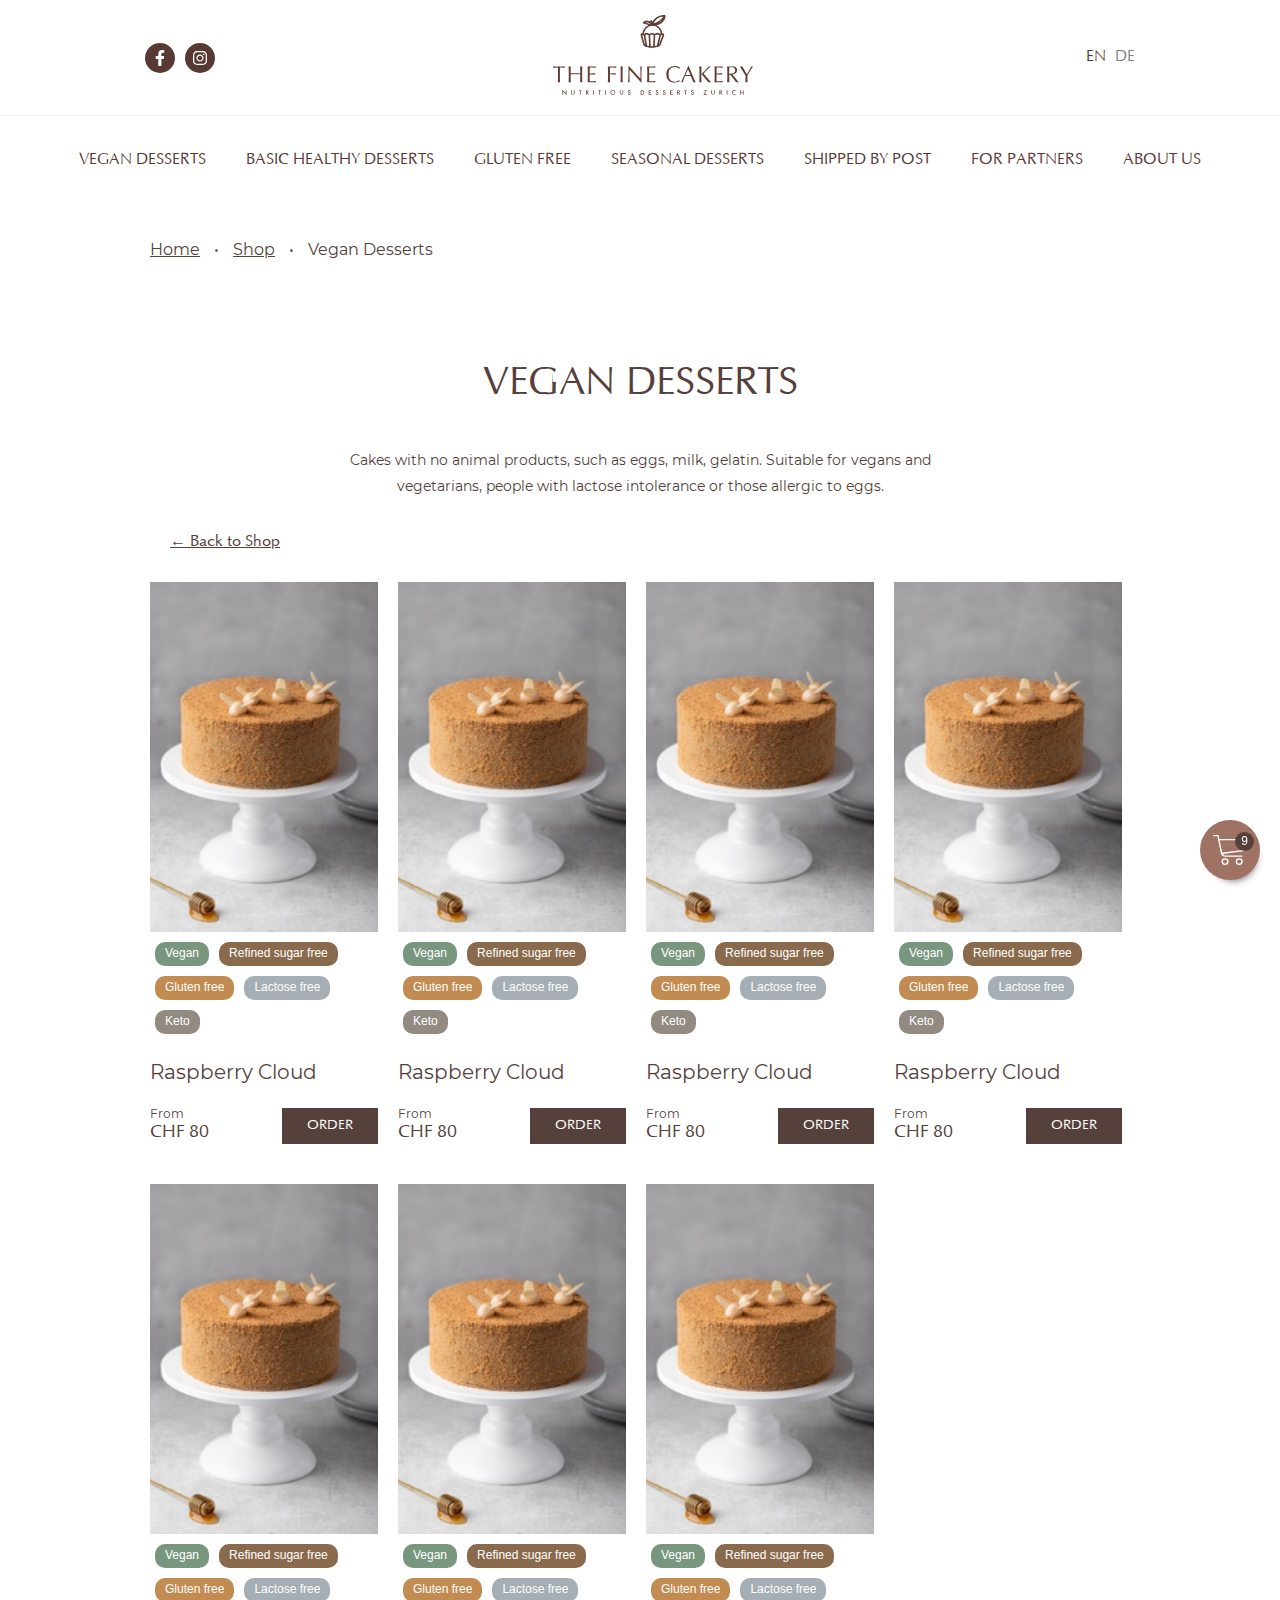
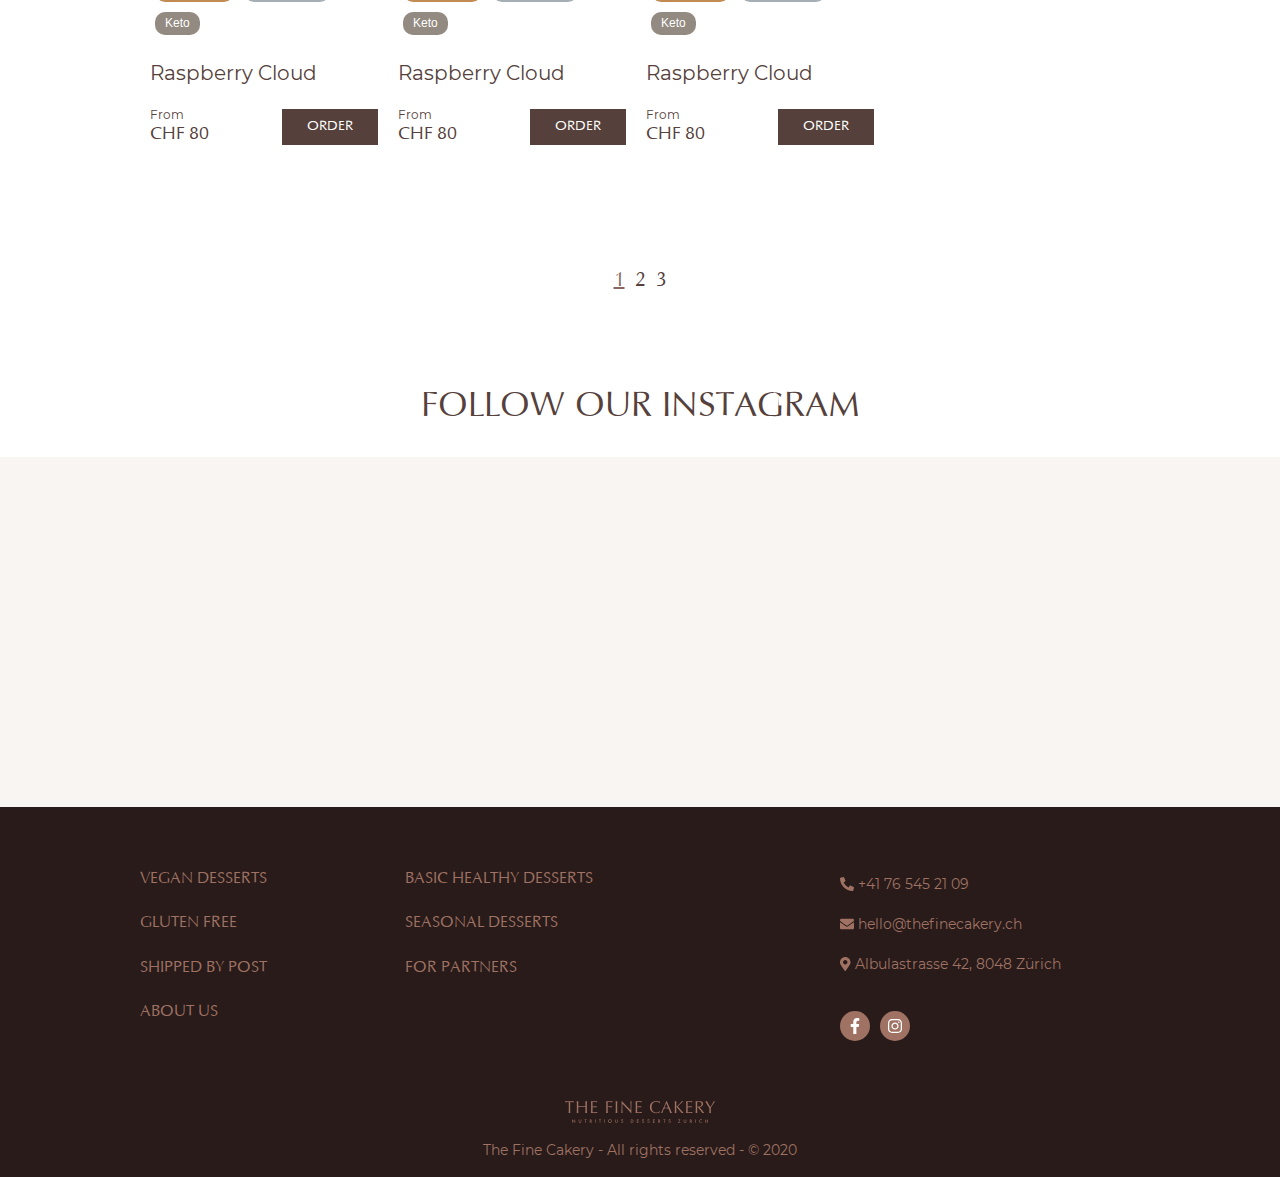
<file: catalog-inner.html>
<!DOCTYPE html>
<html lang="en">
<head>
    <meta charset="UTF-8">
    <meta name="viewport" content="width=device-width, initial-scale=1.0">
    <title>The Fine Cakery</title>

    <link rel="stylesheet" href="assets/css/normalize.css">
    <link rel="stylesheet" href="assets/css/start.css">
</head>
<body>

    <div class="mobile-menu">
        <img src="assets/img/menu.svg" class="show-menu">
        <img src="assets/img/close-menu.svg" class="close-menu">
    </div>

    <div class="header">
        <div class="container header-wrap">
            <div class="header__item header-social">
                <a href="#" class="header-social__item"><i class="fab fa-facebook-f"></i></a>
                <a href="#" class="header-social__item"><i class="fab fa-instagram"></i></a>
            </div>
    
            <div class="header__item header-logo">
                <a href='index.html'><img src="assets/img/logo_header.svg" class="header-logo__image" alt="image"></a>
            </div>
        
            <div class="header__item header-lang">
                <a href="#" class="header-lang__link header-lang__link_active">EN</a>
                <a href="#" class="header-lang__link">DE</a>
            </div>    
        </div>
    </div>

    <div class="top-menu">
        <a href="catalog.html" class="top-menu__item">VEGAN DESSERTS</a>
        <a href="catalog.html" class="top-menu__item">BASIC HEALTHY DESSERTS</a>
        <a href="catalog.html" class="top-menu__item">GLUTEN FREE</a>
        <a href="catalog.html" class="top-menu__item">SEASONAL DESSERTS</a>
        <a href="catalog.html" class="top-menu__item">SHIPPED BY POST</a>
        <a href="catalog.html" class="top-menu__item">FOR PARTNERS</a>
        <a href="catalog.html" class="top-menu__item">ABOUT US</a>
    </div>

    <div class="breadcrumbs container">
        <a href="index.html">Home</a> • <a href="catalog.html">Shop</a> • <span>Vegan Desserts</span>
    </div>

    <div class="catalog-description container">
        <h1 class="catalog-title">Vegan Desserts</h1>
        <p>Cakes with no animal products, such as eggs, milk, gelatin. Suitable for vegans and vegetarians, people with lactose intolerance or those allergic to eggs.</p>
    </div>

    <div class="catalog-back container">
        <a href="catalog.html">← Back to Shop</a>
    </div>

    <div class="catalog container">

        <a href="product.html" class="catalog__item" id="catalog__item_1">
            <div class="catalog__item-cover">
                <img class="catalog__item-first-image" src="assets/img/tmp/i01.jpg" alt="image">
                <img class="catalog__item-second-image" src="assets/img/tmp/i02.jpg" alt="image">
            </div>
                
            <div class="catalog__tags">
                <span class="catalog__tag-item catalog__tag-item_green">Vegan</span>
                <span class="catalog__tag-item catalog__tag-item_main">Refined sugar free</span>
                <span class="catalog__tag-item catalog__tag-item_orange">Gluten free</span>
                <span class="catalog__tag-item catalog__tag-item_gray">Lactose free</span>
                <span class="catalog__tag-item catalog__tag-item_brown">Keto</span>
            </div>
            <p class="catalog__title">Raspberry Cloud</p>
            <span class="catalog__from">From</span>
            <div class="catalog__wrap">
                <span class="catalog__currency">CHF</span>
                <span class="catalog__price">80</span>
            </div>
            <p class="catalog__button button">order</p>
        </a>

        <a href="product.html" class="catalog__item" id="catalog__item_2">
            <div class="catalog__item-cover">
                <img class="catalog__item-first-image" src="assets/img/tmp/i01.jpg" alt="image">
                <img class="catalog__item-second-image" src="assets/img/tmp/b01.jpg" alt="image">
            </div>
            <div class="catalog__tags">
                <span class="catalog__tag-item catalog__tag-item_green">Vegan</span>
                <span class="catalog__tag-item catalog__tag-item_main">Refined sugar free</span>
                <span class="catalog__tag-item catalog__tag-item_orange">Gluten free</span>
                <span class="catalog__tag-item catalog__tag-item_gray">Lactose free</span>
                <span class="catalog__tag-item catalog__tag-item_brown">Keto</span>
            </div>
            <p class="catalog__title">Raspberry Cloud</p>
            <span class="catalog__from">From</span>
            <div class="catalog__wrap">
                <span class="catalog__currency">CHF</span>
                <span class="catalog__price">80</span>
            </div>
            <p class="catalog__button button">order</p>
        </a>

        <a href="product.html" class="catalog__item">
            <img src="assets/img/tmp/i01.jpg" alt="image">
            <div class="catalog__tags">
                <span class="catalog__tag-item catalog__tag-item_green">Vegan</span>
                <span class="catalog__tag-item catalog__tag-item_main">Refined sugar free</span>
                <span class="catalog__tag-item catalog__tag-item_orange">Gluten free</span>
                <span class="catalog__tag-item catalog__tag-item_gray">Lactose free</span>
                <span class="catalog__tag-item catalog__tag-item_brown">Keto</span>
            </div>
            <p class="catalog__title">Raspberry Cloud</p>
            <span class="catalog__from">From</span>
            <div class="catalog__wrap">
                <span class="catalog__currency">CHF</span>
                <span class="catalog__price">80</span>
            </div>
            <p class="catalog__button button">order</p>
        </a>

        <a href="product.html" class="catalog__item">
            <img src="assets/img/tmp/i01.jpg" alt="image">
            <div class="catalog__tags">
                <span class="catalog__tag-item catalog__tag-item_green">Vegan</span>
                <span class="catalog__tag-item catalog__tag-item_main">Refined sugar free</span>
                <span class="catalog__tag-item catalog__tag-item_orange">Gluten free</span>
                <span class="catalog__tag-item catalog__tag-item_gray">Lactose free</span>
                <span class="catalog__tag-item catalog__tag-item_brown">Keto</span>
            </div>
            <p class="catalog__title">Raspberry Cloud</p>
            <span class="catalog__from">From</span>
            <div class="catalog__wrap">
                <span class="catalog__currency">CHF</span>
                <span class="catalog__price">80</span>
            </div>
            <p class="catalog__button button">order</p>
        </a>

        <a href="product.html" class="catalog__item">
            <img src="assets/img/tmp/i01.jpg" alt="image">
            <div class="catalog__tags">
                <span class="catalog__tag-item catalog__tag-item_green">Vegan</span>
                <span class="catalog__tag-item catalog__tag-item_main">Refined sugar free</span>
                <span class="catalog__tag-item catalog__tag-item_orange">Gluten free</span>
                <span class="catalog__tag-item catalog__tag-item_gray">Lactose free</span>
                <span class="catalog__tag-item catalog__tag-item_brown">Keto</span>
            </div>
            <p class="catalog__title">Raspberry Cloud</p>
            <span class="catalog__from">From</span>
            <div class="catalog__wrap">
                <span class="catalog__currency">CHF</span>
                <span class="catalog__price">80</span>
            </div>
            <p class="catalog__button button">order</p>
        </a>

        <a href="product.html" class="catalog__item">
            <img src="assets/img/tmp/i01.jpg" alt="image">
            <div class="catalog__tags">
                <span class="catalog__tag-item catalog__tag-item_green">Vegan</span>
                <span class="catalog__tag-item catalog__tag-item_main">Refined sugar free</span>
                <span class="catalog__tag-item catalog__tag-item_orange">Gluten free</span>
                <span class="catalog__tag-item catalog__tag-item_gray">Lactose free</span>
                <span class="catalog__tag-item catalog__tag-item_brown">Keto</span>
            </div>
            <p class="catalog__title">Raspberry Cloud</p>
            <span class="catalog__from">From</span>
            <div class="catalog__wrap">
                <span class="catalog__currency">CHF</span>
                <span class="catalog__price">80</span>
            </div>
            <p class="catalog__button button">order</p>
        </a>

        <a href="product.html" class="catalog__item">
            <img src="assets/img/tmp/i01.jpg" alt="image">
            <div class="catalog__tags">
                <span class="catalog__tag-item catalog__tag-item_green">Vegan</span>
                <span class="catalog__tag-item catalog__tag-item_main">Refined sugar free</span>
                <span class="catalog__tag-item catalog__tag-item_orange">Gluten free</span>
                <span class="catalog__tag-item catalog__tag-item_gray">Lactose free</span>
                <span class="catalog__tag-item catalog__tag-item_brown">Keto</span>
            </div>
            <p class="catalog__title">Raspberry Cloud</p>
            <span class="catalog__from">From</span>
            <div class="catalog__wrap">
                <span class="catalog__currency">CHF</span>
                <span class="catalog__price">80</span>
            </div>
            <p class="catalog__button button">order</p>
        </a>
        
    </div>

    <div class="catalog-pagination">
        <span class="catalog-pagination__item">1</span>
        <a class="catalog-pagination__item" href="#">2</a>
        <a class="catalog-pagination__item" href="#">3</a>
    </div>

    <section class="instagram">
        <h2>Follow our instagram</h2>
        <div class="instagram-wrap"></div>
    </section>

    <div class="footer">

        <div class="container">

            <div class="footer-wrap-row">

                <div class="footer-menu">
                    <a href="catalog.html" class="footer-menu__item">VEGAN DESSERTS</a>
                    <a href="catalog.html" class="footer-menu__item">BASIC HEALTHY DESSERTS</a>
                    <a href="catalog.html" class="footer-menu__item">GLUTEN FREE</a>
                    <a href="catalog.html" class="footer-menu__item">SEASONAL DESSERTS</a>
                    <a href="catalog.html" class="footer-menu__item">SHIPPED BY POST</a>
                    <a href="catalog.html" class="footer-menu__item">FOR PARTNERS</a>
                    <a href="catalog.html" class="footer-menu__item">ABOUT US</a>
                </div>

                <div class="footer-contacts">
                    <p><i class="fas fa-phone-alt"></i> +41 76 545 21 09</p>
                    <p><i class="fas fa-envelope"></i> hello@thefinecakery.ch</p>
                    <p><i class="fas fa-map-marker-alt"></i> Albulastrasse 42, 8048 Zürich</p>

                    <div class="footer-social">
                        <a href="#" class="footer-social__item"><i class="fab fa-facebook-f"></i></a>
                        <a href="#" class="footer-social__item"><i class="fab fa-instagram"></i></a>
                    </div>    
                </div>

            </div>

            <div class="footer-wrap-col">
                <img src="assets/img/logo_footer.svg" class="footer__image" alt="image">
                <p class="footer__copyright">The Fine Cakery - All rights reserved - © 2020</p>
            </div>

        </div>    

    </div>

    <div class="floating-cart">
        <span class="floating-cart__count">9</span>
        <img src="assets/img/cart.svg" alt="image">
    </div>

    <div class="back-to-top">
        <i class="fas fa-chevron-up"></i>
    </div>

    <link rel="stylesheet" href="assets/css/swiper.css">
    <link rel="stylesheet" href="assets/css/fancybox.css">
    <link rel="stylesheet" href="assets/css/fonts.css">
    <link rel="stylesheet" href="assets/css/main.css">
    <link rel="stylesheet" href="assets/css/media.css">

    <script defer src="assets/js/all.js"></script>
    <script defer src="assets/js/swiper.js"></script>
    <script defer src="assets/js/jquery-3.5.1.js"></script>
    <script defer src="assets/js/fancybox.js"></script>
    <script defer src="assets/js/script.js"></script>
    
</body>
</html>
</file>
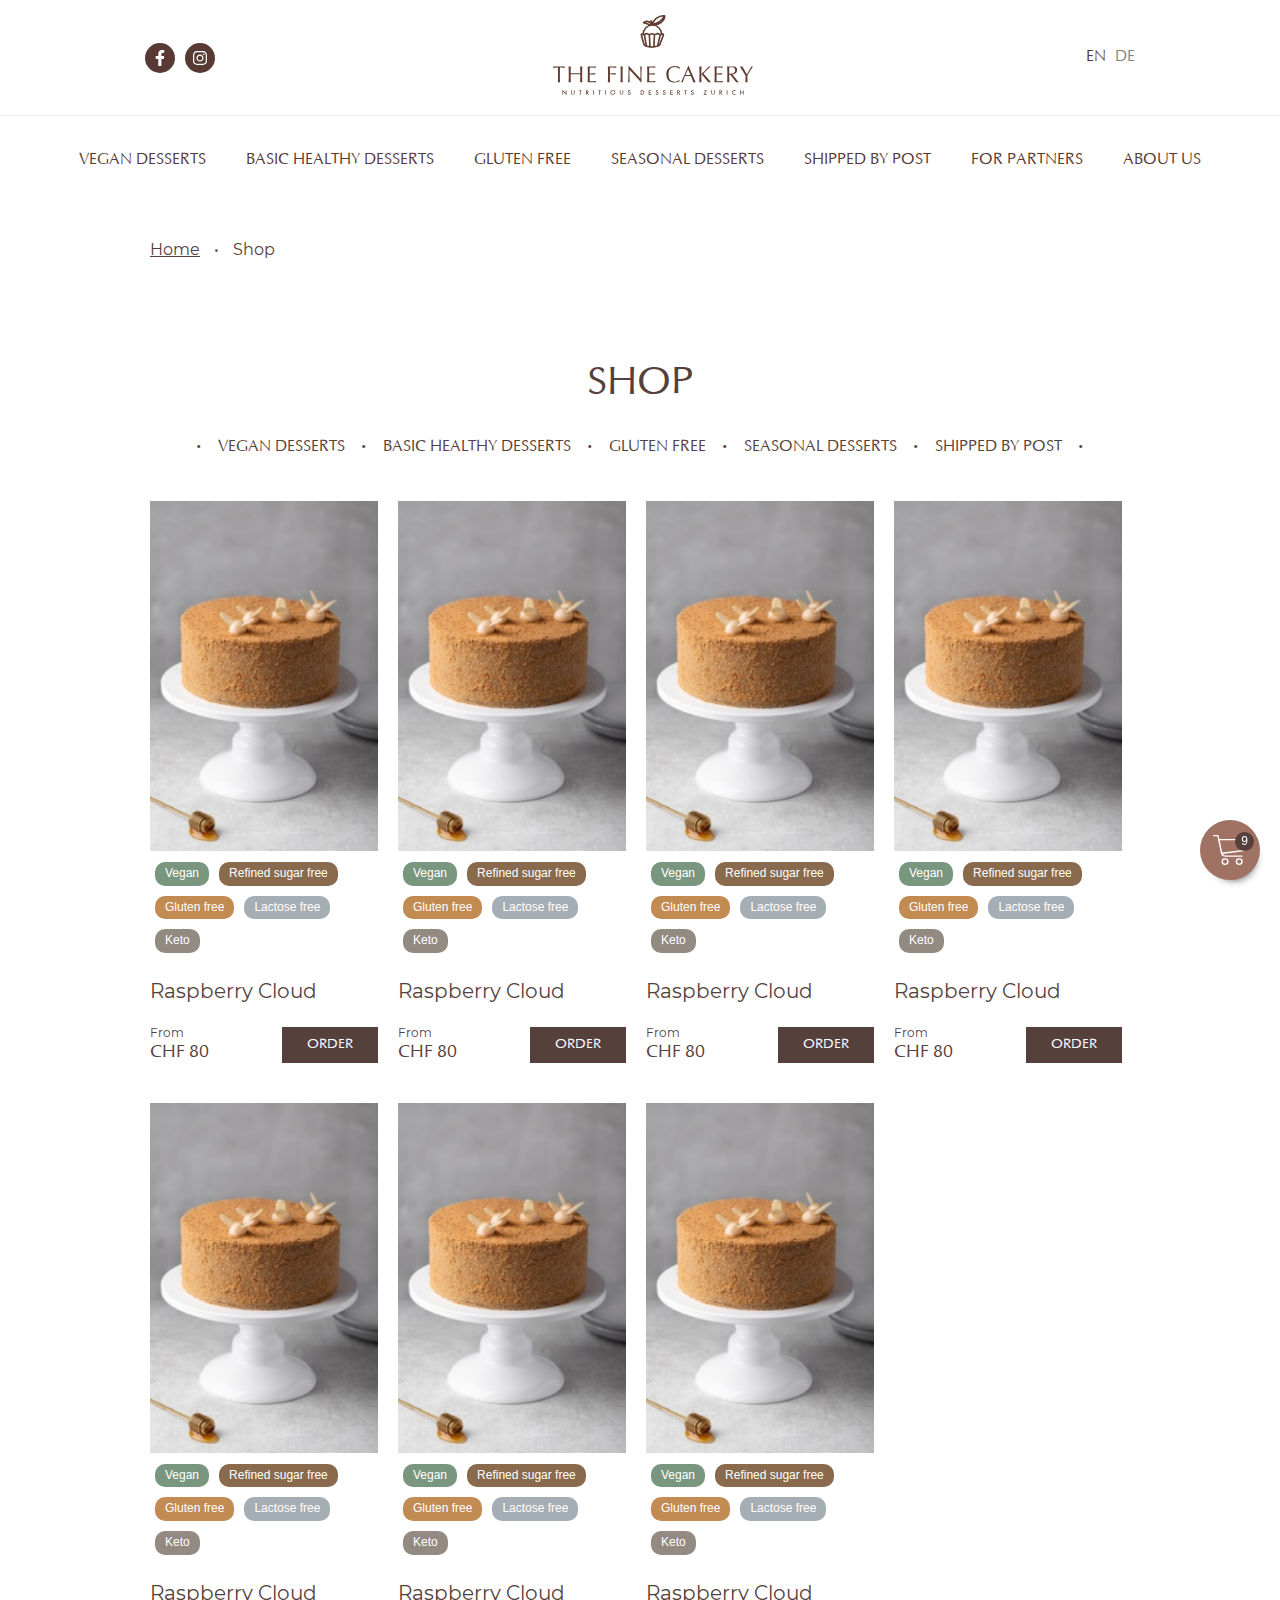
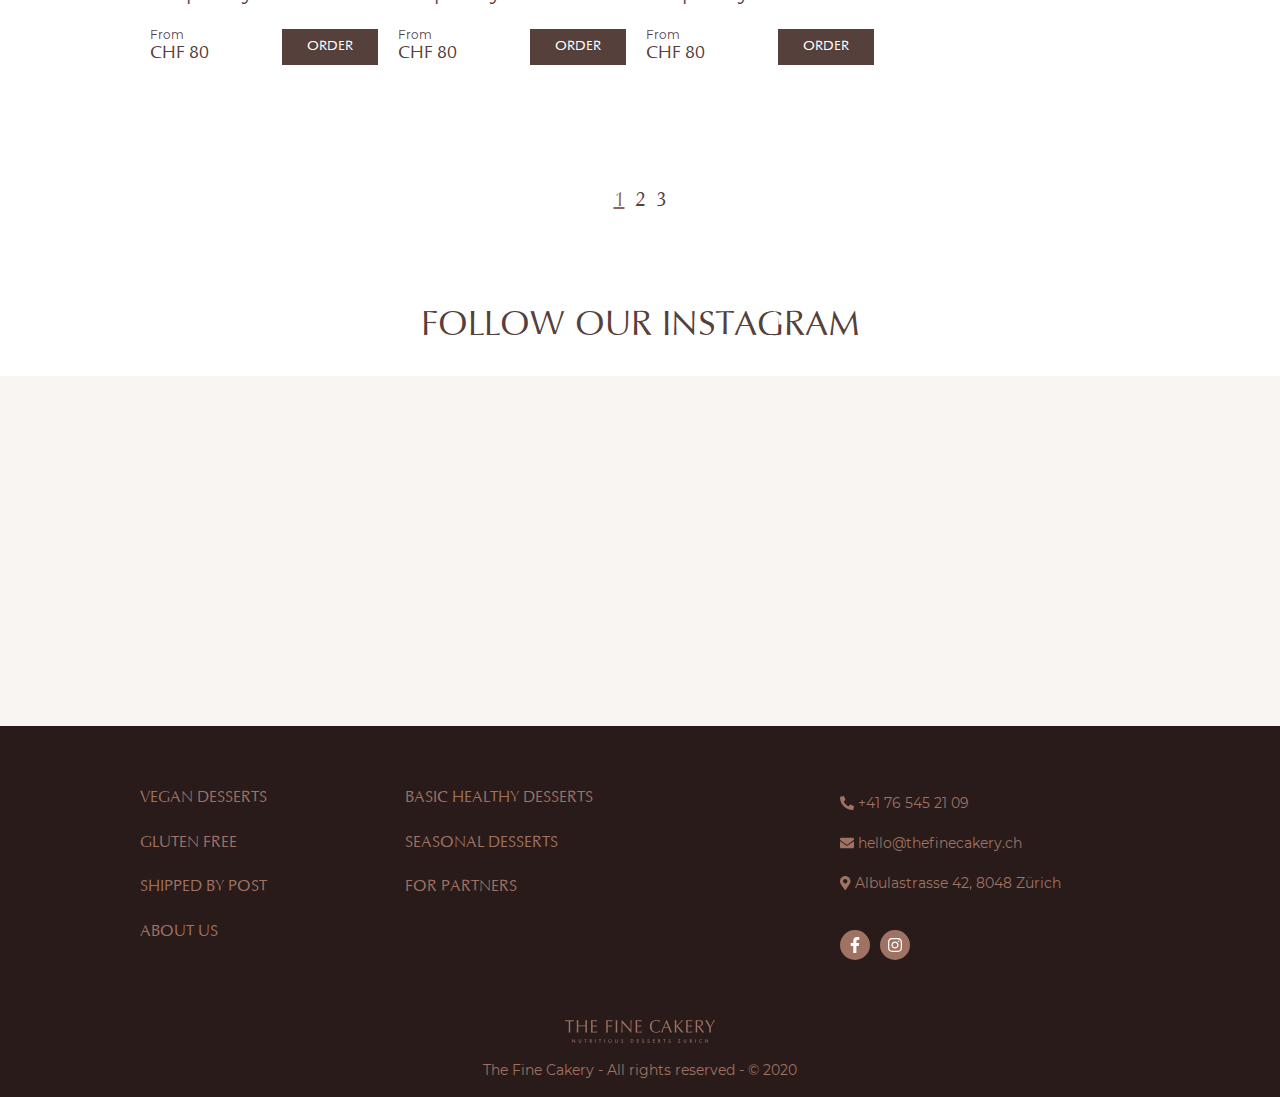
<file: catalog.html>
<!DOCTYPE html>
<html lang="en">
<head>
    <meta charset="UTF-8">
    <meta name="viewport" content="width=device-width, initial-scale=1.0">
    <title>The Fine Cakery</title>

    <link rel="stylesheet" href="assets/css/normalize.css">
    <link rel="stylesheet" href="assets/css/start.css">
</head>
<body>

    <div class="mobile-menu">
        <img src="assets/img/menu.svg" class="show-menu">
        <img src="assets/img/close-menu.svg" class="close-menu">
    </div>

    <div class="header">
        <div class="container header-wrap">
            <div class="header__item header-social">
                <a href="#" class="header-social__item"><i class="fab fa-facebook-f"></i></a>
                <a href="#" class="header-social__item"><i class="fab fa-instagram"></i></a>
            </div>
    
            <div class="header__item header-logo">
                <a href='index.html'><img src="assets/img/logo_header.svg" class="header-logo__image" alt="image"></a>
            </div>
        
            <div class="header__item header-lang">
                <a href="#" class="header-lang__link header-lang__link_active">EN</a>
                <a href="#" class="header-lang__link">DE</a>
            </div>    
        </div>
    </div>

    <div class="top-menu">
        <a href="catalog.html" class="top-menu__item">VEGAN DESSERTS</a>
        <a href="catalog.html" class="top-menu__item">BASIC HEALTHY DESSERTS</a>
        <a href="catalog.html" class="top-menu__item">GLUTEN FREE</a>
        <a href="catalog.html" class="top-menu__item">SEASONAL DESSERTS</a>
        <a href="catalog.html" class="top-menu__item">SHIPPED BY POST</a>
        <a href="catalog.html" class="top-menu__item">FOR PARTNERS</a>
        <a href="catalog.html" class="top-menu__item">ABOUT US</a>
    </div>

    <div class="breadcrumbs container">
        <a href="index.html">Home</a> • <span>Shop</span>
    </div>

    <div class="catalog-menu container">
        <h1 class="catalog-title">Shop</h1>
        <div class="catalog-menu-wrap">
            <span>•</span>
            <a href="catalog-inner.html" class="catalog-menu__item">VEGAN DESSERTS</a>
            <span>•</span>
            <a href="catalog-inner.html" class="catalog-menu__item">BASIC HEALTHY DESSERTS</a>
            <span>•</span>
            <a href="catalog-inner.html" class="catalog-menu__item">GLUTEN FREE</a>
            <span>•</span>
            <a href="catalog-inner.html" class="catalog-menu__item">SEASONAL DESSERTS</a>
            <span>•</span>
            <a href="catalog-inner.html" class="catalog-menu__item">SHIPPED BY POST</a>
            <span>•</span>
        </div>
    </div>

    <div class="catalog container">

        <a href="product.html" class="catalog__item" id="catalog__item_1">
            <div class="catalog__item-cover">
                <img class="catalog__item-first-image" src="assets/img/tmp/i01.jpg" alt="image">
                <img class="catalog__item-second-image" src="assets/img/tmp/i02.jpg" alt="image">
            </div>
                
            <div class="catalog__tags">
                <span class="catalog__tag-item catalog__tag-item_green">Vegan</span>
                <span class="catalog__tag-item catalog__tag-item_main">Refined sugar free</span>
                <span class="catalog__tag-item catalog__tag-item_orange">Gluten free</span>
                <span class="catalog__tag-item catalog__tag-item_gray">Lactose free</span>
                <span class="catalog__tag-item catalog__tag-item_brown">Keto</span>
            </div>
            <p class="catalog__title">Raspberry Cloud</p>
            <span class="catalog__from">From</span>
            <div class="catalog__wrap">
                <span class="catalog__currency">CHF</span>
                <span class="catalog__price">80</span>
            </div>
            <p class="catalog__button button">order</p>
        </a>

        <a href="product.html" class="catalog__item" id="catalog__item_2">
            <div class="catalog__item-cover">
                <img class="catalog__item-first-image" src="assets/img/tmp/i01.jpg" alt="image">
                <img class="catalog__item-second-image" src="assets/img/tmp/b01.jpg" alt="image">
            </div>
            <div class="catalog__tags">
                <span class="catalog__tag-item catalog__tag-item_green">Vegan</span>
                <span class="catalog__tag-item catalog__tag-item_main">Refined sugar free</span>
                <span class="catalog__tag-item catalog__tag-item_orange">Gluten free</span>
                <span class="catalog__tag-item catalog__tag-item_gray">Lactose free</span>
                <span class="catalog__tag-item catalog__tag-item_brown">Keto</span>
            </div>
            <p class="catalog__title">Raspberry Cloud</p>
            <span class="catalog__from">From</span>
            <div class="catalog__wrap">
                <span class="catalog__currency">CHF</span>
                <span class="catalog__price">80</span>
            </div>
            <p class="catalog__button button">order</p>
        </a>

        <a href="product.html" class="catalog__item">
            <img src="assets/img/tmp/i01.jpg" alt="image">
            <div class="catalog__tags">
                <span class="catalog__tag-item catalog__tag-item_green">Vegan</span>
                <span class="catalog__tag-item catalog__tag-item_main">Refined sugar free</span>
                <span class="catalog__tag-item catalog__tag-item_orange">Gluten free</span>
                <span class="catalog__tag-item catalog__tag-item_gray">Lactose free</span>
                <span class="catalog__tag-item catalog__tag-item_brown">Keto</span>
            </div>
            <p class="catalog__title">Raspberry Cloud</p>
            <span class="catalog__from">From</span>
            <div class="catalog__wrap">
                <span class="catalog__currency">CHF</span>
                <span class="catalog__price">80</span>
            </div>
            <p class="catalog__button button">order</p>
        </a>

        <a href="product.html" class="catalog__item">
            <img src="assets/img/tmp/i01.jpg" alt="image">
            <div class="catalog__tags">
                <span class="catalog__tag-item catalog__tag-item_green">Vegan</span>
                <span class="catalog__tag-item catalog__tag-item_main">Refined sugar free</span>
                <span class="catalog__tag-item catalog__tag-item_orange">Gluten free</span>
                <span class="catalog__tag-item catalog__tag-item_gray">Lactose free</span>
                <span class="catalog__tag-item catalog__tag-item_brown">Keto</span>
            </div>
            <p class="catalog__title">Raspberry Cloud</p>
            <span class="catalog__from">From</span>
            <div class="catalog__wrap">
                <span class="catalog__currency">CHF</span>
                <span class="catalog__price">80</span>
            </div>
            <p class="catalog__button button">order</p>
        </a>

        <a href="product.html" class="catalog__item">
            <img src="assets/img/tmp/i01.jpg" alt="image">
            <div class="catalog__tags">
                <span class="catalog__tag-item catalog__tag-item_green">Vegan</span>
                <span class="catalog__tag-item catalog__tag-item_main">Refined sugar free</span>
                <span class="catalog__tag-item catalog__tag-item_orange">Gluten free</span>
                <span class="catalog__tag-item catalog__tag-item_gray">Lactose free</span>
                <span class="catalog__tag-item catalog__tag-item_brown">Keto</span>
            </div>
            <p class="catalog__title">Raspberry Cloud</p>
            <span class="catalog__from">From</span>
            <div class="catalog__wrap">
                <span class="catalog__currency">CHF</span>
                <span class="catalog__price">80</span>
            </div>
            <p class="catalog__button button">order</p>
        </a>

        <a href="product.html" class="catalog__item">
            <img src="assets/img/tmp/i01.jpg" alt="image">
            <div class="catalog__tags">
                <span class="catalog__tag-item catalog__tag-item_green">Vegan</span>
                <span class="catalog__tag-item catalog__tag-item_main">Refined sugar free</span>
                <span class="catalog__tag-item catalog__tag-item_orange">Gluten free</span>
                <span class="catalog__tag-item catalog__tag-item_gray">Lactose free</span>
                <span class="catalog__tag-item catalog__tag-item_brown">Keto</span>
            </div>
            <p class="catalog__title">Raspberry Cloud</p>
            <span class="catalog__from">From</span>
            <div class="catalog__wrap">
                <span class="catalog__currency">CHF</span>
                <span class="catalog__price">80</span>
            </div>
            <p class="catalog__button button">order</p>
        </a>

        <a href="product.html" class="catalog__item">
            <img src="assets/img/tmp/i01.jpg" alt="image">
            <div class="catalog__tags">
                <span class="catalog__tag-item catalog__tag-item_green">Vegan</span>
                <span class="catalog__tag-item catalog__tag-item_main">Refined sugar free</span>
                <span class="catalog__tag-item catalog__tag-item_orange">Gluten free</span>
                <span class="catalog__tag-item catalog__tag-item_gray">Lactose free</span>
                <span class="catalog__tag-item catalog__tag-item_brown">Keto</span>
            </div>
            <p class="catalog__title">Raspberry Cloud</p>
            <span class="catalog__from">From</span>
            <div class="catalog__wrap">
                <span class="catalog__currency">CHF</span>
                <span class="catalog__price">80</span>
            </div>
            <p class="catalog__button button">order</p>
        </a>
        
    </div>

    <div class="catalog-pagination">
        <span class="catalog-pagination__item">1</span>
        <a class="catalog-pagination__item" href="#">2</a>
        <a class="catalog-pagination__item" href="#">3</a>
    </div>

    <section class="instagram">
        <h2>Follow our instagram</h2>
        <div class="instagram-wrap"></div>
    </section>

    <div class="footer">

        <div class="container">

            <div class="footer-wrap-row">

                <div class="footer-menu">
                    <a href="catalog.html" class="footer-menu__item">VEGAN DESSERTS</a>
                    <a href="catalog.html" class="footer-menu__item">BASIC HEALTHY DESSERTS</a>
                    <a href="catalog.html" class="footer-menu__item">GLUTEN FREE</a>
                    <a href="catalog.html" class="footer-menu__item">SEASONAL DESSERTS</a>
                    <a href="catalog.html" class="footer-menu__item">SHIPPED BY POST</a>
                    <a href="catalog.html" class="footer-menu__item">FOR PARTNERS</a>
                    <a href="catalog.html" class="footer-menu__item">ABOUT US</a>
                </div>

                <div class="footer-contacts">
                    <p><i class="fas fa-phone-alt"></i> +41 76 545 21 09</p>
                    <p><i class="fas fa-envelope"></i> hello@thefinecakery.ch</p>
                    <p><i class="fas fa-map-marker-alt"></i> Albulastrasse 42, 8048 Zürich</p>

                    <div class="footer-social">
                        <a href="#" class="footer-social__item"><i class="fab fa-facebook-f"></i></a>
                        <a href="#" class="footer-social__item"><i class="fab fa-instagram"></i></a>
                    </div>    
                </div>

            </div>

            <div class="footer-wrap-col">
                <img src="assets/img/logo_footer.svg" class="footer__image" alt="image">
                <p class="footer__copyright">The Fine Cakery - All rights reserved - © 2020</p>
            </div>

        </div>    

    </div>

    <div class="floating-cart">
        <span class="floating-cart__count">9</span>
        <img src="assets/img/cart.svg" alt="image">
    </div>

    <div class="back-to-top">
        <i class="fas fa-chevron-up"></i>
    </div>

    <link rel="stylesheet" href="assets/css/swiper.css">
    <link rel="stylesheet" href="assets/css/fancybox.css">
    <link rel="stylesheet" href="assets/css/fonts.css">
    <link rel="stylesheet" href="assets/css/main.css">
    <link rel="stylesheet" href="assets/css/media.css">

    <script defer src="assets/js/all.js"></script>
    <script defer src="assets/js/swiper.js"></script>
    <script defer src="assets/js/jquery-3.5.1.js"></script>
    <script defer src="assets/js/fancybox.js"></script>
    <script defer src="assets/js/script.js"></script>
    
</body>
</html>
</file>
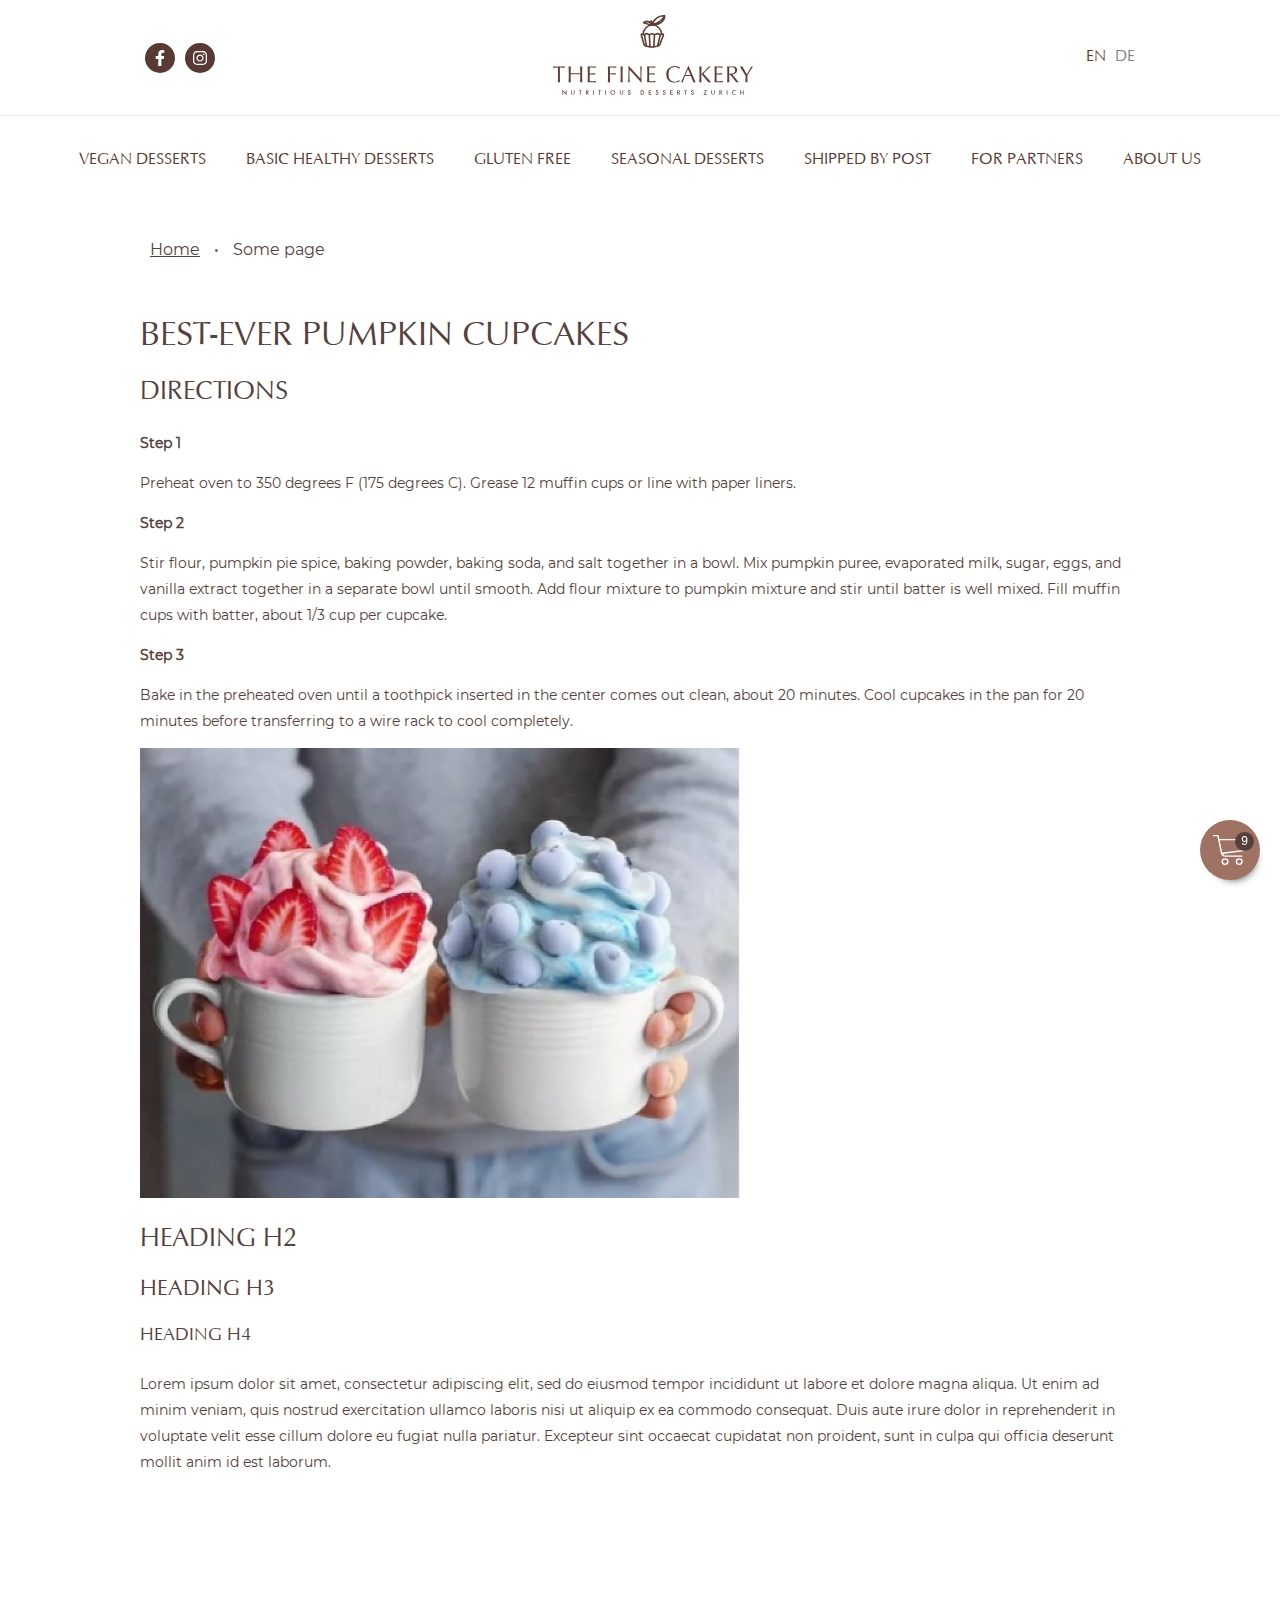
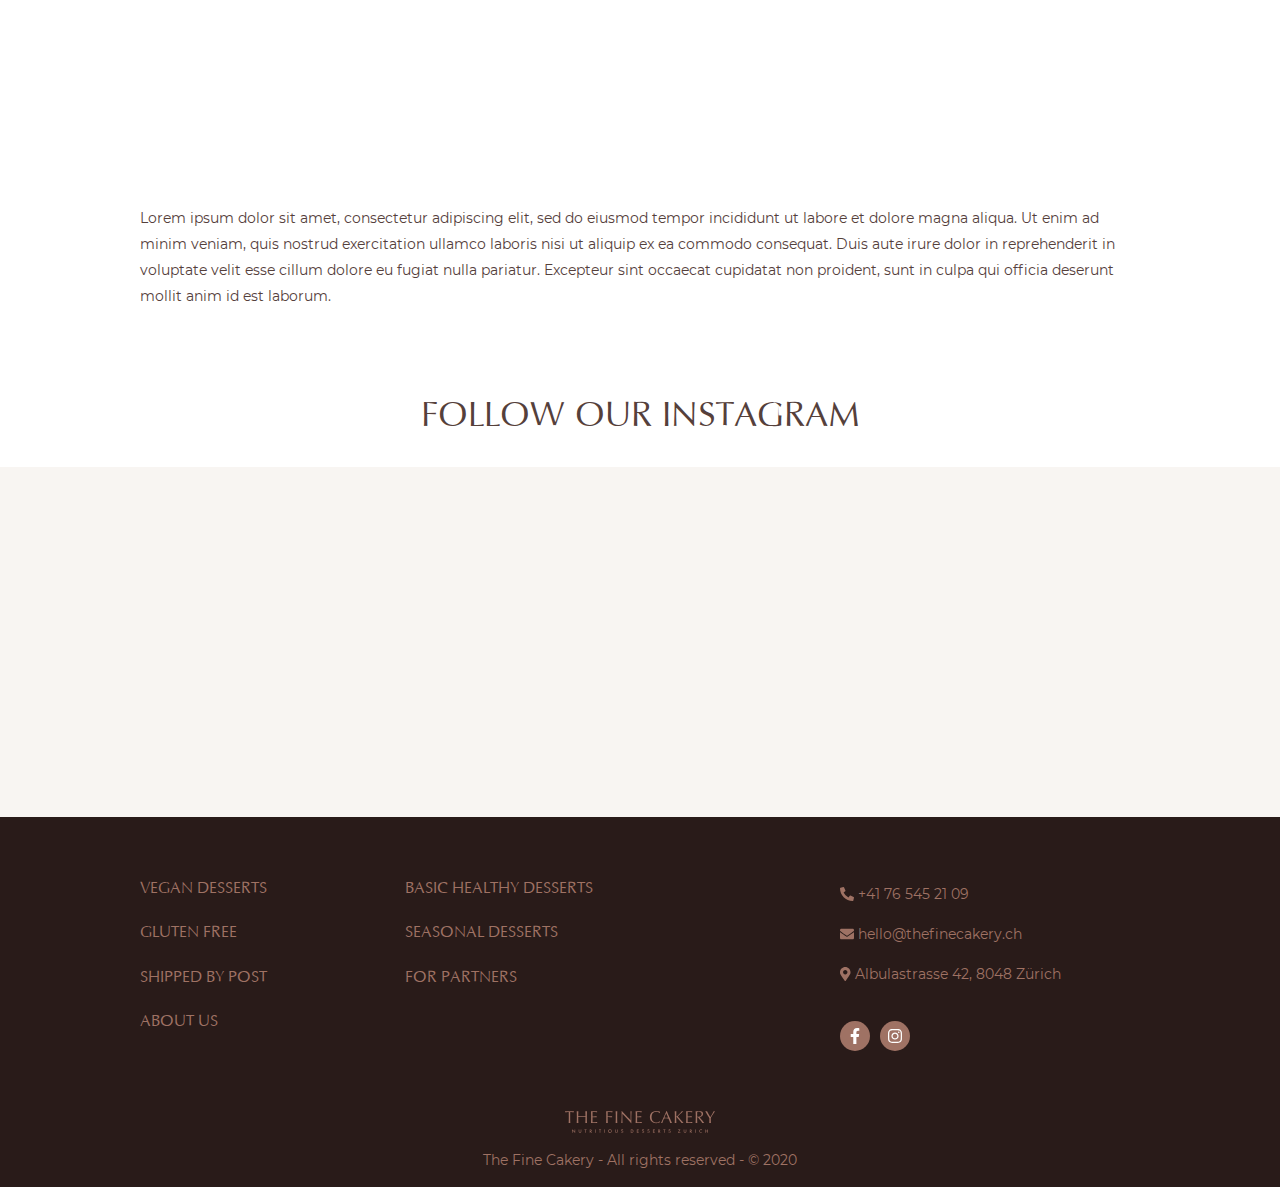
<file: page.html>
<!DOCTYPE html>
<html lang="en">

<head>
    <meta charset="UTF-8">
    <meta name="viewport" content="width=device-width, initial-scale=1.0">
    <title>The Fine Cakery</title>

    <link rel="stylesheet" href="assets/css/normalize.css">
    <link rel="stylesheet" href="assets/css/start.css">
</head>

<body>

    <div class="mobile-menu">
        <img src="assets/img/menu.svg" class="show-menu">
        <img src="assets/img/close-menu.svg" class="close-menu">
    </div>

    <div class="header">
        <div class="container header-wrap">
            <div class="header__item header-social">
                <a href="#" class="header-social__item"><i class="fab fa-facebook-f"></i></a>
                <a href="#" class="header-social__item"><i class="fab fa-instagram"></i></a>
            </div>

            <div class="header__item header-logo">
                <a href='index.html'><img src="assets/img/logo_header.svg" class="header-logo__image" alt="image"></a>
            </div>

            <div class="header__item header-lang">
                <a href="#" class="header-lang__link header-lang__link_active">EN</a>
                <a href="#" class="header-lang__link">DE</a>
            </div>
        </div>
    </div>

    <div class="top-menu">
        <a href="catalog.html" class="top-menu__item">VEGAN DESSERTS</a>
        <a href="catalog.html" class="top-menu__item">BASIC HEALTHY DESSERTS</a>
        <a href="catalog.html" class="top-menu__item">GLUTEN FREE</a>
        <a href="catalog.html" class="top-menu__item">SEASONAL DESSERTS</a>
        <a href="catalog.html" class="top-menu__item">SHIPPED BY POST</a>
        <a href="catalog.html" class="top-menu__item">FOR PARTNERS</a>
        <a href="catalog.html" class="top-menu__item">ABOUT US</a>
    </div>


    <div class="breadcrumbs container">
        <a href="index.html">Home</a> • <span>Some page</span>
    </div>

    <div class="page-inner container">
        <h1 class="page-inner__title">Best-Ever Pumpkin Cupcakes</h1>

        <div class="page-inner__content">
            <h2>Directions</h2>
            <p><strong>Step 1</strong></p>
            <p>Preheat oven to 350 degrees F (175 degrees C). Grease 12 muffin cups or line with paper liners.</p>
            <p><strong>Step 2</strong></p>
            <p>Stir flour, pumpkin pie spice, baking powder, baking soda, and salt together in a bowl. Mix pumpkin puree, evaporated milk, sugar, eggs, and vanilla extract together in a separate bowl until smooth. Add flour mixture to pumpkin mixture and
                stir until batter is well mixed. Fill muffin cups with batter, about 1/3 cup per cupcake.</p>
            <p><strong>Step 3</strong></p>
            <p>Bake in the preheated oven until a toothpick inserted in the center comes out clean, about 20 minutes. Cool cupcakes in the pan for 20 minutes before transferring to a wire rack to cool completely.</p>

            <img src="assets/img/tmp/b01.jpg" alt="image">

            <h2>Heading h2</h2>
            <h3>Heading h3</h3>
            <h4>Heading h4</h4>

            <p>Lorem ipsum dolor sit amet, consectetur adipiscing elit, sed do eiusmod tempor incididunt ut labore et dolore magna aliqua. Ut enim ad minim veniam, quis nostrud exercitation ullamco laboris nisi ut aliquip ex ea commodo consequat. Duis aute
                irure dolor in reprehenderit in voluptate velit esse cillum dolore eu fugiat nulla pariatur. Excepteur sint occaecat cupidatat non proident, sunt in culpa qui officia deserunt mollit anim id est laborum.
            </p>

            <div class="video__wrap">
                <iframe width="560" height="315" src="https://www.youtube.com/embed/KbPWi1gshzI" frameborder="0" allow="accelerometer; autoplay; clipboard-write; encrypted-media; gyroscope; picture-in-picture" allowfullscreen></iframe>
            </div>

            <p>Lorem ipsum dolor sit amet, consectetur adipiscing elit, sed do eiusmod tempor incididunt ut labore et dolore magna aliqua. Ut enim ad minim veniam, quis nostrud exercitation ullamco laboris nisi ut aliquip ex ea commodo consequat. Duis aute
                irure dolor in reprehenderit in voluptate velit esse cillum dolore eu fugiat nulla pariatur. Excepteur sint occaecat cupidatat non proident, sunt in culpa qui officia deserunt mollit anim id est laborum.
            </p>
        </div>
    </div>

    <section class="instagram">
        <h2>Follow our instagram</h2>
        <div class="instagram-wrap"></div>
    </section>

    <div class="footer">

        <div class="container">

            <div class="footer-wrap-row">

                <div class="footer-menu">
                    <a href="catalog.html" class="footer-menu__item">VEGAN DESSERTS</a>
                    <a href="catalog.html" class="footer-menu__item">BASIC HEALTHY DESSERTS</a>
                    <a href="catalog.html" class="footer-menu__item">GLUTEN FREE</a>
                    <a href="catalog.html" class="footer-menu__item">SEASONAL DESSERTS</a>
                    <a href="catalog.html" class="footer-menu__item">SHIPPED BY POST</a>
                    <a href="catalog.html" class="footer-menu__item">FOR PARTNERS</a>
                    <a href="catalog.html" class="footer-menu__item">ABOUT US</a>
                </div>

                <div class="footer-contacts">
                    <p><i class="fas fa-phone-alt"></i> +41 76 545 21 09</p>
                    <p><i class="fas fa-envelope"></i> hello@thefinecakery.ch</p>
                    <p><i class="fas fa-map-marker-alt"></i> Albulastrasse 42, 8048 Zürich</p>

                    <div class="footer-social">
                        <a href="#" class="footer-social__item"><i class="fab fa-facebook-f"></i></a>
                        <a href="#" class="footer-social__item"><i class="fab fa-instagram"></i></a>
                    </div>
                </div>

            </div>

            <div class="footer-wrap-col">
                <img src="assets/img/logo_footer.svg" class="footer__image" alt="image">
                <p class="footer__copyright">The Fine Cakery - All rights reserved - © 2020</p>
            </div>

        </div>

    </div>

    <div class="floating-cart">
        <span class="floating-cart__count">9</span>
        <img src="assets/img/cart.svg" alt="image">
    </div>

    <div class="back-to-top">
        <i class="fas fa-chevron-up"></i>
    </div>

    <link rel="stylesheet" href="assets/css/swiper.css">
    <link rel="stylesheet" href="assets/css/fancybox.css">
    <link rel="stylesheet" href="assets/css/fonts.css">
    <link rel="stylesheet" href="assets/css/main.css">
    <link rel="stylesheet" href="assets/css/media.css">

    <script defer src="assets/js/all.js"></script>
    <script defer src="assets/js/swiper.js"></script>
    <script defer src="assets/js/jquery-3.5.1.js"></script>
    <script defer src="assets/js/fancybox.js"></script>
    <script defer src="assets/js/script.js"></script>

</body>

</html>
</file>
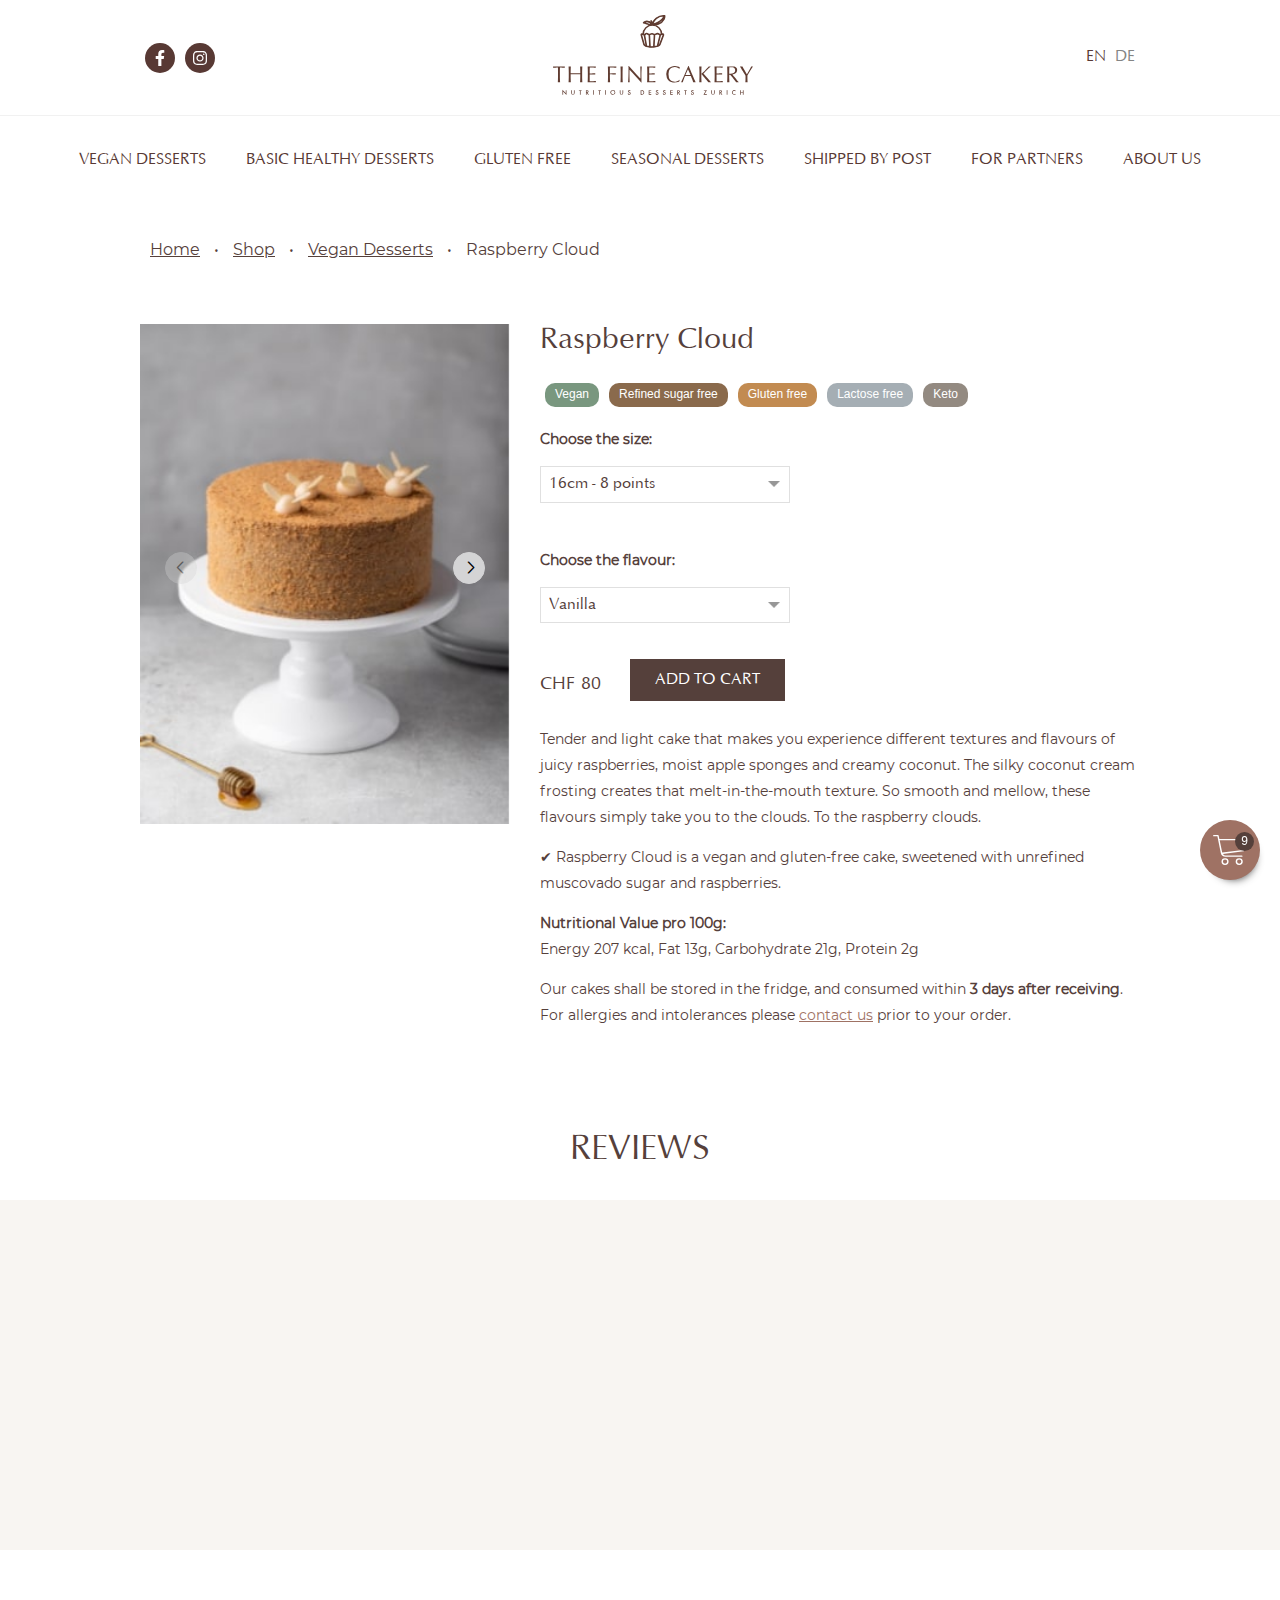
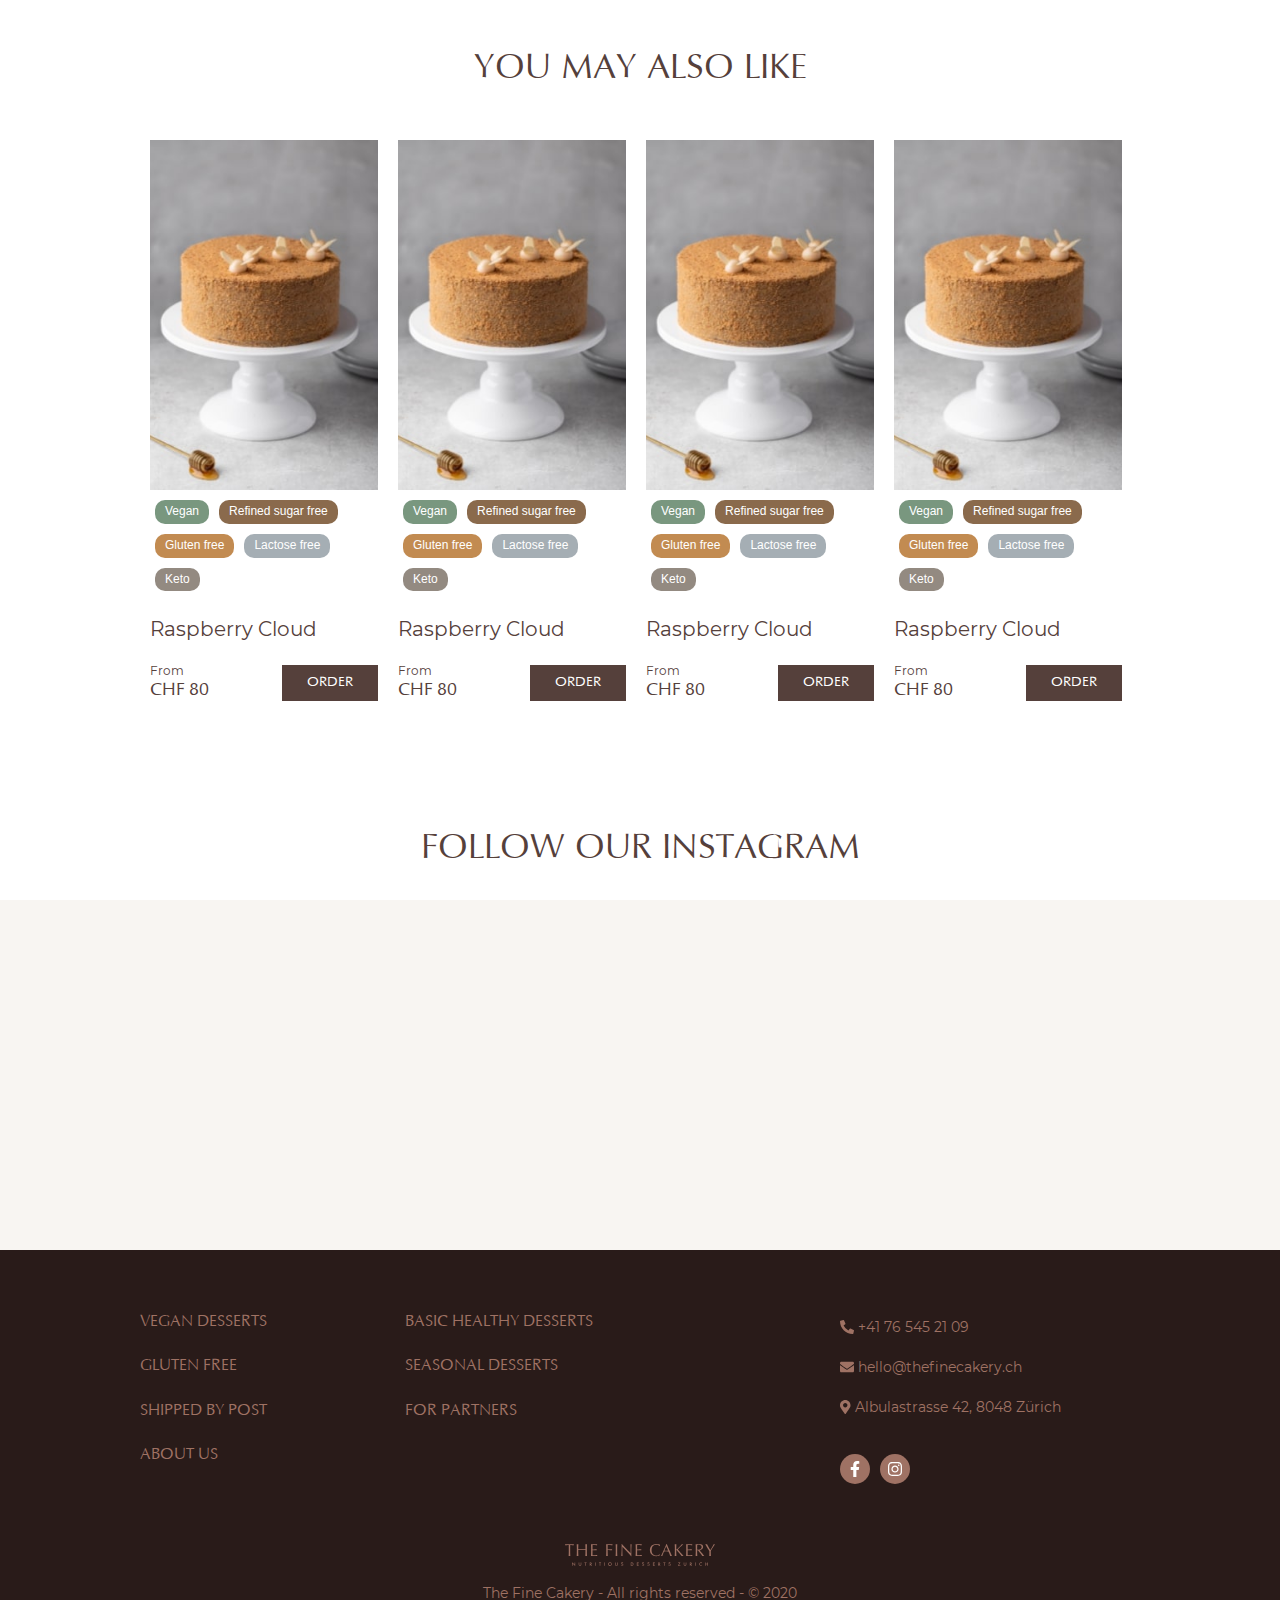
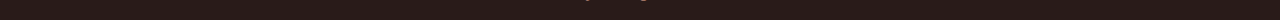
<file: product.html>
<!DOCTYPE html>
<html lang="en">
<head>
    <meta charset="UTF-8">
    <meta name="viewport" content="width=device-width, initial-scale=1.0">
    <title>The Fine Cakery</title>

    <link rel="stylesheet" href="assets/css/normalize.css">
    <link rel="stylesheet" href="assets/css/start.css">
</head>
<body>

    <div class="mobile-menu">
        <img src="assets/img/menu.svg" class="show-menu">
        <img src="assets/img/close-menu.svg" class="close-menu">
    </div>

    <div class="header">
        <div class="container header-wrap">
            <div class="header__item header-social">
                <a href="#" class="header-social__item"><i class="fab fa-facebook-f"></i></a>
                <a href="#" class="header-social__item"><i class="fab fa-instagram"></i></a>
            </div>
    
            <div class="header__item header-logo">
                <a href='index.html'><img src="assets/img/logo_header.svg" class="header-logo__image" alt="image"></a>
            </div>
        
            <div class="header__item header-lang">
                <a href="#" class="header-lang__link header-lang__link_active">EN</a>
                <a href="#" class="header-lang__link">DE</a>
            </div>    
        </div>
    </div>

    <div class="top-menu">
        <a href="catalog.html" class="top-menu__item">VEGAN DESSERTS</a>
        <a href="catalog.html" class="top-menu__item">BASIC HEALTHY DESSERTS</a>
        <a href="catalog.html" class="top-menu__item">GLUTEN FREE</a>
        <a href="catalog.html" class="top-menu__item">SEASONAL DESSERTS</a>
        <a href="catalog.html" class="top-menu__item">SHIPPED BY POST</a>
        <a href="catalog.html" class="top-menu__item">FOR PARTNERS</a>
        <a href="catalog.html" class="top-menu__item">ABOUT US</a>
    </div>

    <div class="breadcrumbs container">
        <a href="index.html">Home</a> • <a href="catalog.html">Shop</a> • <a href="catalog-inner.html">Vegan Desserts</a> • <span>Raspberry Cloud</span>
    </div>


    <div class="container product">

        <div class="product-wrap product-slider-wrap">

            <div class="swiper-container product-slider-thumbs">
                <div class="swiper-wrapper">
                    <img class="swiper-slide" src="assets/img/tmp/i01.jpg" alt="image">
                    <img class="swiper-slide" src="assets/img/tmp/i02.jpg" alt="image">
                    <img class="swiper-slide" src="assets/img/tmp/i03.jpg" alt="image">
                    <img class="swiper-slide" src="assets/img/tmp/i01.jpg" alt="image">
                    <img class="swiper-slide" src="assets/img/tmp/i02.jpg" alt="image">
                    <img class="swiper-slide" src="assets/img/tmp/i03.jpg" alt="image">
                </div>
            </div>

            <div class="swiper-container product-slider">
                <div class="swiper-wrapper">
                    <img class="swiper-slide" src="assets/img/tmp/i01.jpg" alt="image">
                    <img class="swiper-slide" src="assets/img/tmp/i02.jpg" alt="image">
                    <img class="swiper-slide" src="assets/img/tmp/i03.jpg" alt="image">
                    <img class="swiper-slide" src="assets/img/tmp/i01.jpg" alt="image">
                    <img class="swiper-slide" src="assets/img/tmp/i02.jpg" alt="image">
                    <img class="swiper-slide" src="assets/img/tmp/i03.jpg" alt="image">
                </div>

                <!-- Add Arrows -->
                <div class="swiper-button-next swiper-button-black"></div>
                <div class="swiper-button-prev swiper-button-black"></div>
            </div>
        </div>

        <div class="product-wrap product-text-wrap">
            <h1 class="product__title">Raspberry Cloud</h1>
            <div class="catalog__tags">
                <span class="catalog__tag-item catalog__tag-item_green">Vegan</span>
                <span class="catalog__tag-item catalog__tag-item_main">Refined sugar free</span>
                <span class="catalog__tag-item catalog__tag-item_orange">Gluten free</span>
                <span class="catalog__tag-item catalog__tag-item_gray">Lactose free</span>
                <span class="catalog__tag-item catalog__tag-item_brown">Keto</span>
            </div>

            <p class="product__select-title">Choose the size:</p>
            <select class="product__select">
                <option>16cm - 8 points</option>
                <option>20cm - 12 points</option>
            </select>

            <p class="product__select-title">Choose the flavour:</p>
            <select class="product__select">
                <option>Vanilla</option>
                <option>Somethings</option>
            </select>

            <div class="catalog__wrap">
                <span class="catalog__currency">CHF</span>
                <span class="catalog__price">80</span>
            </div>

            <button class="button product__button">add to cart</button>

            <div class="product__description">
                <p>Tender and light cake that makes you experience different textures and flavours of juicy raspberries, moist apple sponges and creamy coconut. 
                The silky coconut cream frosting creates that melt-in-the-mouth texture. So smooth and mellow, these flavours simply take you to the clouds. 
                To the raspberry clouds.</p>
                <p>✔ Raspberry Cloud is a vegan and gluten-free cake, sweetened with unrefined muscovado sugar and raspberries.</p>
                <p><strong>Nutritional Value pro 100g: </strong><br> 
                Energy 207 kcal, Fat 13g, Carbohydrate 21g, Protein 2g</p>
                <p>Our cakes shall be stored in the fridge, and consumed within <strong>3 days after receiving</strong>. 
                For allergies and intolerances please <a href="mailto:hello@thefinecakery.ch">contact us</a> prior to your order.</p>
            </div>    

        </div>

    </div>

    <section class="reviews">
        <h2>Reviews</h2>
        <div class="reviews-wrap"></div>
    </section>


    <div class="catalog-description container">
        <h2>You may also like</h2>
    </div>

    <div class="catalog container">

        <a href="product.html" class="catalog__item" id="catalog__item_1">
            <div class="catalog__item-cover">
                <img class="catalog__item-first-image" src="assets/img/tmp/i01.jpg" alt="image">
                <img class="catalog__item-second-image" src="assets/img/tmp/i02.jpg" alt="image">
            </div>
                
            <div class="catalog__tags">
                <span class="catalog__tag-item catalog__tag-item_green">Vegan</span>
                <span class="catalog__tag-item catalog__tag-item_main">Refined sugar free</span>
                <span class="catalog__tag-item catalog__tag-item_orange">Gluten free</span>
                <span class="catalog__tag-item catalog__tag-item_gray">Lactose free</span>
                <span class="catalog__tag-item catalog__tag-item_brown">Keto</span>
            </div>
            <p class="catalog__title">Raspberry Cloud</p>
            <span class="catalog__from">From</span>
            <div class="catalog__wrap">
                <span class="catalog__currency">CHF</span>
                <span class="catalog__price">80</span>
            </div>
            <p class="catalog__button button">order</p>
        </a>

        <a href="product.html" class="catalog__item" id="catalog__item_2">
            <div class="catalog__item-cover">
                <img class="catalog__item-first-image" src="assets/img/tmp/i01.jpg" alt="image">
                <img class="catalog__item-second-image" src="assets/img/tmp/b01.jpg" alt="image">
            </div>
            <div class="catalog__tags">
                <span class="catalog__tag-item catalog__tag-item_green">Vegan</span>
                <span class="catalog__tag-item catalog__tag-item_main">Refined sugar free</span>
                <span class="catalog__tag-item catalog__tag-item_orange">Gluten free</span>
                <span class="catalog__tag-item catalog__tag-item_gray">Lactose free</span>
                <span class="catalog__tag-item catalog__tag-item_brown">Keto</span>
            </div>
            <p class="catalog__title">Raspberry Cloud</p>
            <span class="catalog__from">From</span>
            <div class="catalog__wrap">
                <span class="catalog__currency">CHF</span>
                <span class="catalog__price">80</span>
            </div>
            <p class="catalog__button button">order</p>
        </a>

        <a href="product.html" class="catalog__item">
            <img src="assets/img/tmp/i01.jpg" alt="image">
            <div class="catalog__tags">
                <span class="catalog__tag-item catalog__tag-item_green">Vegan</span>
                <span class="catalog__tag-item catalog__tag-item_main">Refined sugar free</span>
                <span class="catalog__tag-item catalog__tag-item_orange">Gluten free</span>
                <span class="catalog__tag-item catalog__tag-item_gray">Lactose free</span>
                <span class="catalog__tag-item catalog__tag-item_brown">Keto</span>
            </div>
            <p class="catalog__title">Raspberry Cloud</p>
            <span class="catalog__from">From</span>
            <div class="catalog__wrap">
                <span class="catalog__currency">CHF</span>
                <span class="catalog__price">80</span>
            </div>
            <p class="catalog__button button">order</p>
        </a>

        <a href="product.html" class="catalog__item">
            <img src="assets/img/tmp/i01.jpg" alt="image">
            <div class="catalog__tags">
                <span class="catalog__tag-item catalog__tag-item_green">Vegan</span>
                <span class="catalog__tag-item catalog__tag-item_main">Refined sugar free</span>
                <span class="catalog__tag-item catalog__tag-item_orange">Gluten free</span>
                <span class="catalog__tag-item catalog__tag-item_gray">Lactose free</span>
                <span class="catalog__tag-item catalog__tag-item_brown">Keto</span>
            </div>
            <p class="catalog__title">Raspberry Cloud</p>
            <span class="catalog__from">From</span>
            <div class="catalog__wrap">
                <span class="catalog__currency">CHF</span>
                <span class="catalog__price">80</span>
            </div>
            <p class="catalog__button button">order</p>
        </a>
        
    </div>

    <section class="instagram">
        <h2>Follow our instagram</h2>
        <div class="instagram-wrap"></div>
    </section>

    <div class="footer">

        <div class="container">

            <div class="footer-wrap-row">

                <div class="footer-menu">
                    <a href="catalog.html" class="footer-menu__item">VEGAN DESSERTS</a>
                    <a href="catalog.html" class="footer-menu__item">BASIC HEALTHY DESSERTS</a>
                    <a href="catalog.html" class="footer-menu__item">GLUTEN FREE</a>
                    <a href="catalog.html" class="footer-menu__item">SEASONAL DESSERTS</a>
                    <a href="catalog.html" class="footer-menu__item">SHIPPED BY POST</a>
                    <a href="catalog.html" class="footer-menu__item">FOR PARTNERS</a>
                    <a href="catalog.html" class="footer-menu__item">ABOUT US</a>
                </div>

                <div class="footer-contacts">
                    <p><i class="fas fa-phone-alt"></i> +41 76 545 21 09</p>
                    <p><i class="fas fa-envelope"></i> hello@thefinecakery.ch</p>
                    <p><i class="fas fa-map-marker-alt"></i> Albulastrasse 42, 8048 Zürich</p>

                    <div class="footer-social">
                        <a href="#" class="footer-social__item"><i class="fab fa-facebook-f"></i></a>
                        <a href="#" class="footer-social__item"><i class="fab fa-instagram"></i></a>
                    </div>    
                </div>

            </div>

            <div class="footer-wrap-col">
                <img src="assets/img/logo_footer.svg" class="footer__image" alt="image">
                <p class="footer__copyright">The Fine Cakery - All rights reserved - © 2020</p>
            </div>

        </div>    

    </div>

    <div class="floating-cart">
        <span class="floating-cart__count">9</span>
        <img src="assets/img/cart.svg" alt="image">
    </div>

    <div class="back-to-top">
        <i class="fas fa-chevron-up"></i>
    </div>

    <link rel="stylesheet" href="assets/css/swiper.css">
    <link rel="stylesheet" href="assets/css/fancybox.css">
    <link rel="stylesheet" href="assets/css/fonts.css">
    <link rel="stylesheet" href="assets/css/main.css">
    <link rel="stylesheet" href="assets/css/media.css">

    <script defer src="assets/js/all.js"></script>
    <script defer src="assets/js/swiper.js"></script>
    <script defer src="assets/js/jquery-3.5.1.js"></script>
    <script defer src="assets/js/fancybox.js"></script>
    <script defer src="assets/js/script.js"></script>
    
</body>
</html>
</file>
<file: assets/css/start.css>
/*Main*/

a,
img,
svg,
span,
label,
input,
button {
    transition: 0.5s;
}

body {
    font-family: 'Optimum', sans-serif;
    color: #55403B;
}

a {
    text-decoration: none;
    color: #000000;
}

h2 {
    font-size: 34px;
    text-align: center;
    text-transform: uppercase;
    font-weight: normal;
    padding-top: 60px;
}

h3 {
    font-weight: normal;
}

p {
    font-family: 'Montserrat', sans-serif;
    line-height: 26px;
    font-size: 16px;
}

input,
textarea {
    border: 1px solid #D2CAC2;
    padding: 15px;
    margin: 12px 0;
    font-size: 14px;
}

textarea {
    height: 100px;
}

.container {
    display: block;
    max-width: 100%;
    margin-left: auto;
    margin-right: auto;
    width: 1500px;
}

.button {
    background: #55403B;
    -webkit-appearance: none;
    -moz-appearance: none;
    appearance: none;
    border: 0;
    border-radius: 0;
}


/*
* Header
*/

.header {
    border-bottom: 1px solid #f1f1f1;
}

.header-wrap {
    display: flex;
    flex-direction: row;
    justify-content: space-between;
    align-items: center;
}

.header-social {
    display: flex;
}

.header-social__item {
    display: flex;
    justify-content: center;
    align-items: center;
    width: 30px;
    height: 30px;
    background: #583934;
    color: #fff;
    border-radius: 50%;
    font-size: 16px;
    margin: 5px;
}

.header-logo {
    width: 200px;
    padding: 15px 0px;
}

.header-logo__image {
    width: 100%;
}

.header-lang__link {
    color: #848484;
    margin-right: 5px;
}

.header-lang__link_active {
    color: #583934;
}


/*
* Menu
*/

.mobile-menu {
    display: none;
}

.top-menu {
    display: flex;
    justify-content: center;
    align-items: center;
    z-index: 10;
    background: #fff;
}

.top-menu__item {
    margin: 35px 20px;
    color: #583934;
    font-size: 18px;
    border-bottom: 1px solid transparent;
}

.top-menu__item:hover {
    text-decoration: underline;
}

.stiky-menu {
    top: 0;
    position: fixed;
    border-bottom: 1px solid #f1f1f1;
    width: 100%!important;
}


/*
* Breadcrumbs
*/

.breadcrumbs {
    font-family: 'Montserrat', sans-serif;
    font-size: 16px;
    padding: 30px;
    line-height: 28px;
}

.breadcrumbs a {
    text-decoration: underline;
    color: #55403B;
    margin: 10px;
}

.breadcrumbs span {
    color: #55403B;
    margin: 10px;
}


/*
* Slider
*/

.slider {
    width: 100%;
    height: 670px;
    background: #F8F5F2;
}

.slider__item {
    position: relative;
    display: flex;
    justify-content: center;
    align-items: center;
}

.slider-wrap-bg {
    width: 100%;
    height: 100%;
    z-index: 1;
    position: absolute;
    background: #000;
    opacity: 0.3;
}

.slider-wrap {
    position: relative;
    display: flex;
    height: 100%;
    width: 1500px;
    flex-direction: column;
    justify-content: center;
    align-items: start;
}

.slider__title {
    position: relative;
    z-index: 2;
    color: #fff;
    font-size: 42px;
    font-weight: normal;
}

.slider__text {
    position: relative;
    z-index: 2;
    color: #fff;
    font-size: 21px;
    line-height: 32px;
    margin-bottom: 50px;
}

.slider__button {
    position: relative;
    z-index: 2;
    color: #fff;
    border: 2px solid #fff;
    padding: 15px 40px;
    text-transform: uppercase;
    cursor: pointer;
}

.slider img {
    overflow: hidden;
    object-fit: cover;
    width: 100%;
    height: 101%;
    position: absolute;
}

.swiper-pagination-bullet {
    opacity: .5;
}

.slider .swiper-pagination-bullet-active {
    background: #ffffff;
}

.swiper-button-prev.swiper-button-black,
.swiper-button-next.swiper-button-black {
    border: 1px solid #d4d4d5;
    border-radius: 50%;
    width: 40px;
    height: 40px;
    background: #d4d4d5;
}

.slider .swiper-button-prev:after,
.slider .swiper-button-next:after {
    font-size: 20px;
}

.swiper-button-next {
    margin-right: 45px;
}

.swiper-button-next:after {
    margin-left: 5px;
}

.swiper-button-prev {
    margin-left: 45px;
}

.swiper-button-prev:after {
    margin-right: 5px;
}
</file>
<file: assets/css/fonts.css>
/*@font-face {
    font-family: 'Optimum';
    font-style: normal;
    font-weight: 700;
    font-display: swap;
    src: local('optimum'), url(optimum.ttf) format('ttf');
}*/

@font-face {
    font-family: 'Optimum';
    font-style: normal;
    font-weight: 400;
    font-display: swap;
    src: local('Optimum Regular'), local('Optimum-Regular'), url(optimum.woff) format('woff');
}

@font-face {
    font-family: 'Montserrat';
    font-style: normal;
    font-weight: 400;
    font-display: swap;
    src: local('Montserrat Regular'), local('Montserrat-Regular'), url(montserrat.woff2) format('woff2');
}
</file>
<file: assets/css/main.css>
/*
* Common
*/

.zoom {
    -webkit-transform: scale(1.2);
    -moz-transform: scale(1.2);
    -o-transform: scale(1.2);
    transform: scale(1.2);
}

.show {
    opacity: 1!important;
}

.hide {
    opacity: 0!important;
}

.close-menu {
    display: none;
}


/*
* Favorite
*/

.favorite-wrap {
    display: flex;
    justify-content: center;
    flex-direction: row;
    flex-wrap: wrap;
}

.favorite-image-wrap {
    width: 100%;
    height: 100%;
    z-index: 1;
    position: absolute;
    background: #000;
    opacity: 0.3;
}

.favorite__item {
    width: 560px;
    height: 380px;
    background: #583934;
    color: #fff;
    margin: 20px;
    display: flex;
    flex-direction: column;
    justify-content: center;
    align-items: center;
    text-align: center;
    padding: 40px;
    position: relative;
    overflow: hidden;
}

.favorite__item img {
    position: absolute;
    object-fit: cover;
    overflow: hidden;
    width: 100%;
    height: 100%;
    z-index: 0;
}

.favorite__item p {
    z-index: 1;
}

.favorite__item h3 {
    z-index: 1;
    font-size: 40px;
}

.favorite__button {
    position: relative;
    z-index: 2;
    color: #fff;
    border: 2px solid #fff;
    padding: 15px 40px;
    text-transform: uppercase;
    cursor: pointer;
    opacity: 0;
}


/*
* Blog
*/

.blog {
    background: #F8F5F2;
    text-align: center;
}

.blog-list {
    background: #fff;
}

.blog-wrap {
    display: flex;
    justify-content: center;
    flex-direction: row;
    flex-wrap: wrap;
}

.blog__item {
    display: flex;
    flex-direction: column;
    justify-content: start;
    align-items: start;
    text-align: left;
    width: 460px;
    height: 550px;
    background: #fff;
    color: #55403B;
    margin: 10px;
}

.blog__item:hover {
    text-decoration: underline;
    box-shadow: 0px 6px 16px 5px #efefef;
}

.blog__item-wrap {
    margin: 20px;
}

.blog__item h3 {
    font-size: 26px;
}

.blog__item span {
    font-size: 14px;
}

.blog__item p {
    font-size: 16px;
}

.blog__item img {
    object-fit: cover;
    overflow: hidden;
    width: 100%;
}

.blog__view-more {
    color: #55403B;
    font-size: 26px;
    display: block;
    padding-top: 40px;
    padding-bottom: 60px;
    text-decoration: underline;
}


/*
* Blog inner
*/

.blog-inner-wrap {
    display: flex;
    flex-direction: row;
    padding-top: 40px;
}

.blog-back {
    width: 15%;
}

.blog-back a {
    font-family: 'Montserrat', sans-serif;
    font-size: 16px;
    text-decoration: underline;
    color: #55403B;
}

.blog-inner {
    width: 85%;
}

.blog-inner__date {
    font-family: 'Montserrat', sans-serif;
    font-size: 18px;
}

.blog-inner__title {
    font-family: 'Optimum', sans-serif;
    text-transform: uppercase;
    font-size: 34px;
    font-weight: normal;
}

.blog-inner__image {
    width: 600px;
}

.blog-inner__content h2 {
    text-align: left;
    font-size: 26px;
    padding-top: 0px;
    text-transform: uppercase;
}

.blog-inner__content h3 {
    text-align: left;
    font-size: 22px;
    text-transform: uppercase;
}

.blog-inner__content h4 {
    text-align: left;
    font-size: 18px;
    text-transform: uppercase;
    font-weight: normal;
}

.blog-inner__content .video__wrap {
    position: relative;
    padding-bottom: 25%;
    margin-top: 40px;
    margin-bottom: 40px;
    height: 0;
    width: 40%;
}

.blog-inner__content .video__wrap iframe {
    position: absolute;
    top: 0;
    left: 0;
    width: 100%;
    height: 100%;
}


/*
* Page inner
*/

.page-inner__title {
    font-family: 'Optimum', sans-serif;
    text-transform: uppercase;
    font-size: 34px;
    font-weight: normal;
}

.page-inner img {
    width: 600px;
}

.page-inner__content h2 {
    text-align: left;
    font-size: 26px;
    padding-top: 0px;
    text-transform: uppercase;
}

.page-inner__content h3 {
    text-align: left;
    font-size: 22px;
    text-transform: uppercase;
}

.page-inner__content h4 {
    text-align: left;
    font-size: 18px;
    text-transform: uppercase;
    font-weight: normal;
}

.page-inner__content .video__wrap {
    position: relative;
    padding-bottom: 25%;
    margin-top: 40px;
    margin-bottom: 40px;
    height: 0;
    width: 40%;
}

.page-inner__content .video__wrap iframe {
    position: absolute;
    top: 0;
    left: 0;
    width: 100%;
    height: 100%;
}


/*
* Gallery
*/

.gallery {
    display: flex;
    flex-direction: column;
    justify-content: center;
    align-items: center;
}

.gallery-wrap {
    display: flex;
    justify-content: center;
    flex-direction: row;
    flex-wrap: wrap;
    width: 65%;
}

.gallery__item {
    width: 210px;
    height: 210px;
    margin: 10px;
}

.gallery__item img {
    width: 100%;
}


/*
* About
*/

.about {
    display: flex;
    justify-content: center;
    align-items: center;
}

.about__item {
    margin: 10px;
    width: 40%;
    padding-top: 60px;
    text-align: center;
}

.about-text {
    display: flex;
    flex-direction: column;
    justify-content: center;
    align-items: center;
    text-align: center;
}

.about-text__line {
    width: 200px;
    height: 3px;
    background: #55403B;
    margin-bottom: 30px;
}

.about h3 {
    font-size: 36px;
}

.about a {
    color: #55403B;
    font-size: 26px;
    display: block;
    padding-top: 40px;
    padding-bottom: 60px;
    text-decoration: underline;
}


/*
* Contact
*/

.contact-us {
    display: flex;
    flex-direction: column;
    justify-content: center;
    align-items: center;
}

.contact-us-wrap {
    display: flex;
    width: 100%;
    justify-content: center;
    align-items: start;
}

.contact-us__item {
    width: 25%;
}

.contact-us__form {
    display: flex;
    flex-direction: column;
}

.contact-us__form button {
    text-transform: uppercase;
    padding: 7px 25px;
    margin-top: 20px;
    color: #fff;
    height: 50px;
    width: 200px
}

.contact-us__subtitle {
    margin-bottom: 60px;
    font-size: 21px;
    line-height: 34px;
    text-align: center;
}

.contact-us-social {
    display: flex;
    width: 35%;
}

.contact-us-social__item {
    display: flex;
    justify-content: center;
    align-items: center;
    width: 30px;
    height: 30px;
    background: #583934;
    color: #fff;
    border-radius: 50%;
    font-size: 16px;
    margin-right: 10px;
    margin-top: 20px;
}


/*
* Instagram
*/

.instagram-wrap {
    width: 100%;
    height: 350px;
    background: #F8F5F2;
}


/*
* Catalog menu
*/

.catalog-menu-wrap {
    text-align: center;
    line-height: 28px;
}

.catalog-menu {
    display: flex;
    flex-direction: column;
    justify-content: center;
    align-items: center;
    margin-top: 40px;
    margin-bottom: 40px;
}

.catalog-title {
    font-size: 40px;
    text-transform: uppercase;
    font-weight: normal;
}

.catalog-menu__item {
    font-size: 18px;
    margin: 10px;
    color: #55403B;
}


/*
* Catalog menu
*/

.catalog-description {
    display: flex;
    flex-direction: column;
    justify-content: center;
    align-items: center;
    margin-top: 40px;
    margin-bottom: 20px;
}

.catalog-description h2 {
    margin-top: 0px;
}

.catalog-description p {
    width: 60%;
    text-align: center;
}


/*
* Catalog
*/

.catalog {
    display: flex;
    flex-direction: row;
    justify-content: start;
    align-items: start;
    flex-wrap: wrap;
}

.catalog__item {
    width: 310px;
    margin: 32px;
    position: relative;
}

.catalog__item-cover {
    overflow: hidden;
}

.catalog__item img {
    width: 100%;
    height: 400px;
    object-fit: cover;
}

.catalog__item-second-image {
    opacity: 0;
    position: absolute;
    top: 0;
    left: 0;
}

.catalog__tags {
    display: flex;
    flex-wrap: wrap;
    font-family: sans-serif;
}

.catalog__tags span {
    padding: 5px 10px;
    color: #fff;
    font-size: 12px;
    margin: 5px;
    border-radius: 10px;
}

.catalog__tag-item_main {
    background: #8A6A4C;
}

.catalog__tag-item_green {
    background: #79977F;
}

.catalog__tag-item_brown {
    background: #938A81;
}

.catalog__tag-item_orange {
    background: #C28B51;
}

.catalog__tag-item_gray {
    background: #A5AEB4
}

.catalog__title {
    color: #55403B;
    font-size: 22px;
}

.catalog__from {
    font-size: 12px;
    color: #55403B;
    font-family: 'Montserrat', sans-serif;
}

.catalog__currency,
.catalog__price {
    color: #55403B;
    font-size: 18px;
}

.catalog__button {
    color: #fff;
    padding: 7px 25px;
    text-transform: uppercase;
    font-size: 16px;
    position: absolute;
    bottom: 0px;
    right: 50px;
    cursor: pointer;
    z-index: 2;
    margin: 0;
    font-family: 'Optimum', sans-serif;
}


/*
* Catalog Back
*/

.catalog-back {
    padding-left: 60px;
    padding-bottom: 30px;
}

.catalog-back a {
    color: #55403B;
    font-size: 16px;
    text-decoration: underline;
}


/*
* Catalog Pagination
*/

.catalog-pagination {
    display: flex;
    flex-direction: row;
    justify-content: center;
    align-items: center;
    font-size: 20px;
    padding-top: 80px;
}

.catalog-pagination span {
    text-decoration: underline;
    color: #8A6661;
}

.catalog-pagination a {
    color: #55403B;
}

.catalog-pagination__item {
    margin: 5px;
}


/*
* Product
*/

.product {
    display: flex;
}

.product-wrap {
    position: relative;
    margin-top: 30px;
}

.product-text-wrap {
    width: 60%;
}

.product-slider-wrap {
    display: flex;
    width: 40%;
}

.product-slider {
    width: 425px;
    height: 560px;
    margin: 0px;
}

.product-slider .swiper-wrapper img {
    width: 425px!important;
    height: 560px;
    overflow: hidden;
    object-fit: cover;
}

.product-slider-thumbs {
    width: 125px;
    height: 560px;
    margin: 0;
}

.product-slider-thumbs .swiper-wrapper {
    flex-direction: column;
    height: 600px;
}

.product-slider-thumbs .swiper-wrapper img {
    width: 75px!important;
    height: 100px!important;
    overflow: hidden;
    object-fit: cover;
    margin-bottom: 15px;
    margin-left: 10px;
    cursor: pointer;
}

.product-slider .swiper-button-prev.swiper-button-black,
.product-slider .swiper-button-next.swiper-button-black {
    border-radius: 50%;
    width: 30px;
    height: 30px;
}

.product-slider .swiper-button-next {
    margin-right: 15px;
}

.product-slider .swiper-button-prev {
    margin-left: 15px;
}

.product-slider .swiper-button-prev:after,
.product-slider .swiper-button-next:after {
    font-size: 12px;
    font-weight: bold;
}

.product-slider .swiper-button-next:after {
    margin-left: 3px;
}

.product-slider .swiper-button-prev:after {
    margin-right: 3px;
}

.product__title {
    font-size: 30px;
    font-weight: normal;
    margin-top: 0;
}

.product__description a {
    text-decoration: underline;
    color: #9F7264;
}

.product__select-title {
    color: #55403B;
    font-weight: bold;
    font-size: 14px;
}

.product__select {
    width: 250px;
    padding: 8px;
    border-color: #E0E0E0;
    color: #55403B;
    background: #fff;
    margin-bottom: 30px;
}

.product__button {
    color: #fff;
    padding: 12px 25px;
    text-transform: uppercase;
    font-size: 16px;
    position: absolute;
    top: 335px;
    left: 90px;
    cursor: pointer;
}

.product .catalog__wrap {
    font-size: 20px;
    margin-bottom: 30px;
    margin-top: 20px;
}


/*
* Reviews
*/

.reviews-wrap {
    width: 100%;
    height: 350px;
    background: #F8F5F2;
}


/*
* Floating Cart
*/

.floating-cart {
    position: fixed;
    bottom: 20px;
    right: 20px;
    background: #9F7264;
    color: #fff;
    width: 60px;
    height: 60px;
    border-radius: 50%;
    display: flex;
    justify-content: center;
    align-items: center;
    z-index: 10;
    font-size: 27px;
    box-shadow: 4px 8px 9px -9px #383838;
    cursor: pointer;
}

.floating-cart__count {
    position: absolute;
    font-size: 12px;
    background: #55403B;
    top: 12px;
    left: 35px;
    width: 15px;
    height: 15px;
    display: flex;
    justify-content: center;
    align-items: center;
    border-radius: 50%;
    padding: 2px;
    font-family: sans-serif;
}


/*
* Back To Top
*/

.back-to-top {
    position: fixed;
    bottom: 20px;
    left: 20px;
    background: #EFD0C7;
    color: #fff;
    width: 45px;
    height: 45px;
    display: none;
    justify-content: center;
    align-items: center;
    z-index: 10;
    font-size: 18px;
    cursor: pointer;
    opacity: 0.8;
}


/*
* Footer
*/

.footer {
    background: #291B19;
    color: #9F7264;
}

.footer-wrap-row {
    display: flex;
    flex-direction: row;
    padding-top: 50px;
}

.footer-wrap-col {
    display: flex;
    flex-direction: column;
    padding-top: 60px;
}

.footer a {
    color: #9F7264;
    font-size: 18px;
}

.footer-wrap-col img {
    width: 150px;
}

.footer-menu {
    display: flex;
    width: 70%;
    height: 150px;
    flex-wrap: wrap;
}

.footer-menu__item {
    width: 265px;
    margin: 13px 0;
}

.footer-menu__item:hover {
    text-decoration: underline;
}

.footer-wrap-col {
    justify-content: center;
    align-items: center;
}

.footer-social {
    display: flex;
}

.footer-social .footer-social__item {
    display: flex;
    justify-content: center;
    align-items: center;
    width: 30px;
    height: 30px;
    background: #9F7264;
    color: #fff;
    border-radius: 50%;
    font-size: 16px;
    margin-right: 10px;
    margin-top: 20px;
}

.footer__copyright {
    font-size: 14px;
}
</file>
<file: assets/css/media.css>
@media screen and (max-width: 1680px) {
    .slider .slider-wrap {
        width: 1300px;
    }
    .slider .swiper-button-prev {
        margin-left: 15px;
    }
    .slider .swiper-button-next {
        margin-right: 15px;
    }
}

@media screen and (max-width: 1600px) {
    .catalog__item {
        width: 308px;
    }
}

@media screen and (max-width: 1536px) {
    .container {
        width: 1400px;
    }
    .catalog__item {
        width: 280px;
    }
    .product-slider,
    .product-slider .swiper-wrapper img {
        width: 380px!important;
        height: 500px;
    }
    .product-slider-thumbs .swiper-wrapper,
    .product-slider-thumbs {
        height: 500px;
    }
    .product-slider-thumbs .swiper-wrapper img {
        height: 88px!important;
    }
}

@media screen and (max-width: 1440px) {
    .container {
        width: 1300px;
    }
    .slider .slider-wrap {
        width: 1250px;
    }
    .slider .swiper-button-prev {
        margin-left: 10px;
    }
    .slider .swiper-button-next {
        margin-right: 10px;
    }
    .catalog__item {
        width: 260px;
    }
    .catalog__item img {
        height: 350px;
    }
    .product-slider,
    .product-slider .swiper-wrapper img {
        width: 350px!important;
        height: 500px;
    }
}

@media screen and (max-width: 1366px) {
    p {
        font-size: 14px;
    }
    h1,
    h2 {
        font-size: 35px;
    }
    .container {
        width: 1100px;
    }
    .slider .slider-wrap {
        width: 1100px;
    }
    .slider .swiper-button-prev {
        margin-left: 30px;
    }
    .slider .swiper-button-next {
        margin-right: 30px;
    }
    .slider__title {
        font-size: 43px;
    }
    .slider__text {
        font-size: 18px;
    }
    .catalog__item {
        width: 210px;
    }
    .catalog__item img {
        height: 300px;
    }
    .catalog__button {
        right: 0px;
        font-size: 14px;
    }
    .top-menu__item {
        font-size: 16px;
    }
    .blog__item {
        width: 400px;
        height: 520px;
    }
    .blog__item p {
        font-size: 14px;
    }
    .about__item {
        width: 50%;
    }
    .about h3 {
        font-size: 40px;
    }
    .blog__item h3 {
        font-size: 22px;
    }
    .favorite__item {
        width: 500px;
        height: 345px;
    }
    .favorite__item h3 {
        font-size: 36px;
    }
    .contact-us__subtitle {
        font-size: 20px;
    }
    .about a,
    .blog__view-more {
        font-size: 22px;
    }
    .favorite__button {
        padding: 10px 35px;
    }
    .catalog__title {
        font-size: 20px;
    }
    .product-slider,
    .product-slider .swiper-wrapper img {
        width: 280px!important;
        height: 400px;
    }
    .product-slider-thumbs .swiper-wrapper,
    .product-slider-thumbs {
        height: 400px;
    }
    .catalog__button {
        padding: 5px 25px;
    }
    .footer a {
        font-size: 16px;
    }
    .catalog-menu-wrap {
        font-size: 16px;
    }
    .catalog-menu__item {
        font-size: 16px;
    }
    .gallery-wrap {
        width: 85%;
    }
    .blog-inner__content .video__wrap {
        position: relative;
        padding-bottom: 60%;
        margin-top: 40px;
        margin-bottom: 40px;
        height: 0;
        width: 100%;
    }
}

@media screen and (max-width: 1280px) {
    .container {
        width: 1000px;
    }
    .slider .swiper-button-prev {
        margin-left: 15px;
    }
    .slider .swiper-button-next {
        margin-left: 15px;
    }
    .favorite__item {
        width: 450px;
        height: 300px;
    }
    .blog__item {
        width: 360px;
        height: 490px;
    }
    .about__item img {
        width: 450px;
    }
    .catalog {
        justify-content: start;
    }
    .catalog__item {
        width: 228px;
        margin: 0px 10px 40px 10px;
    }
    .catalog__item img {
        height: 350px;
    }
    .product-slider-thumbs .swiper-wrapper,
    .product-slider-thumbs {
        display: none;
    }
    .product-slider,
    .product-slider .swiper-wrapper img {
        width: 370px!important;
        height: 500px;
    }
    .gallery-wrap {
        width: 100%;
    }
}

@media screen and (max-width: 1152px) {
    .container {
        width: 900px;
    }
    .slider {
        height: 500px;
    }
    .top-menu__item {
        margin: 35px 15px;
    }
    .slider .slider-wrap {
        width: 950px;
    }
    .about__item img {
        width: 400px;
    }
    .contact-us__item {
        width: 35%;
    }
    .favorite__item {
        width: 410px;
        height: 280px;
    }
    .blog__item {
        width: 310px;
        height: 450px;
    }
    .blog__item h3 {
        font-size: 20px;
    }
    .catalog-menu-wrap {
        font-size: 14px;
    }
    .product-slider-wrap,
    .product-text-wrap {
        width: 50%;
    }
    .catalog__item {
        width: 205px;
    }
    .catalog__item img {
        height: 305px;
    }
    .footer a {
        font-size: 14px;
    }
    .gallery__item {
        width: 200px;
        height: 200px;
    }
    .blog-back {
        width: 20%;
    }
    .blog-inner {
        width: 80%;
    }
}

@media screen and (max-width: 1024px) {
    p {
        font-size: 14px;
    }
    .slider .slider-wrap {
        width: 835px;
    }
    .stiky-menu {
        display: none!important;
    }
    .top-menu,
    .header-social,
    .header-lang {
        display: none;
    }
    .header-wrap {
        justify-content: center;
    }
    .favorite__item {
        width: 360px;
        height: 250px;
    }
    .blog__item {
        width: 295px;
        height: 440px;
    }
    .mobile-menu {
        display: flex;
        position: absolute;
        top: 45px;
        left: 45px;
        cursor: pointer;
        z-index: 100;
    }
    .top-menu {
        position: fixed;
        top: 0;
        left: 0;
        width: 100%;
        height: 100vh;
        flex-direction: column;
        align-items: flex-end;
        opacity: 1;
        z-index: 11;
    }
    .top-menu__item {
        margin: 14px;
        font-size: 18px;
        padding-right: 20px;
    }
    .header-social {
        z-index: 20;
        position: fixed;
        bottom: 15%;
        width: 100%;
        justify-content: center;
    }
    .header-lang {
        z-index: 20;
        position: fixed;
        bottom: 10%;
        width: 100%;
        justify-content: center;
    }
    .close-menu {
        position: fixed;
    }
    .catalog__item {
        width: 203px;
        margin: 0px 10px 40px 10px;
    }
    .catalog__item img {
        height: 300px;
    }
    .catalog-pagination {
        padding-top: 40px;
    }
    .blog-back {
        display: none;
    }
    .blog-inner {
        width: 100%;
    }
}

@media screen and (max-width: 854px) {
    .container {
        width: 680px;
    }
    .slider .slider-wrap {
        width: 680px;
    }
    .about {
        flex-direction: column;
    }
    .about__item {
        width: 100%;
    }
    .about__item h3 {
        margin-top: 0px;
    }
    .contact-us__item {
        width: 50%;
    }
    .product {
        flex-direction: column;
    }
    .product-slider-wrap,
    .product-text-wrap {
        width: 100%;
    }
    .catalog-description p {
        width: 100%;
        text-align: center;
    }
    .catalog-back {
        padding-left: 0px;
        text-align: center;
    }
    .product-slider-thumbs .swiper-wrapper,
    .product-slider-thumbs {
        display: block;
    }
    .product-slider,
    .product-slider .swiper-wrapper img {
        width: 450px!important;
        height: 630px;
    }
    .product-slider-thumbs .swiper-wrapper,
    .product-slider-thumbs {
        height: 630px;
    }
    .product-wrap {
        margin-top: 40px;
    }
    .catalog__item {
        width: 319px;
    }
    .catalog__item img {
        height: 430px;
    }
    .blog__item {
        width: 245px;
    }
    .favorite__item {
        width: 285px;
        height: 205px;
    }
    .favorite__item p {
        font-size: 14px;
    }
    .favorite__item h3 {
        font-size: 28px;
    }
    .gallery__item {
        width: 150px;
        height: 150px;
    }
}

@media screen and (max-width: 667px) {
    .container {
        width: 600px;
    }
    .breadcrumbs {
        padding-bottom: 0px;
    }
    .slider .slider-wrap {
        width: 500px;
    }
    .contact-us-wrap {
        flex-direction: column;
    }
    .contact-us__item {
        width: 100%;
    }
    .contact-us__item {
        margin-bottom: 30px;
    }
    .favorite__item {
        width: 500px;
        height: 320px;
    }
    .swiper-button-prev.swiper-button-black,
    .swiper-button-next.swiper-button-black {
        width: 30px;
        height: 30px;
    }
    .slider .swiper-button-prev:after,
    .slider .swiper-button-next:after {
        font-size: 16px;
    }
    .favorite__item h3 {
        font-size: 36px;
    }
    .favorite__item p {
        font-size: 16px;
    }
    .favorite__button {
        opacity: 1;
    }
    .blog__item {
        width: 460px;
        height: 550px;
    }
    .catalog__item {
        width: 279px;
    }
    .catalog__item img {
        height: 415px;
    }
    .gallery__item {
        width: 120px;
        height: 120px;
        margin: 5px;
    }
}

@media screen and (max-width: 600px) {
    .container {
        width: 500px;
    }
    .header-logo {
        width: 180px;
    }
    .slider .swiper-button-prev,
    .slider .swiper-button-next {
        top: 51%;
    }
    .slider .swiper-pagination-bullets {
        position: absolute;
        top: 45%;
    }
    .slider img {
        height: 50%;
    }
    .slider .slider-wrap-bg {
        height: 50%;
    }
    .slider .slider-wrap {
        height: 50%;
        position: absolute;
        bottom: 0px;
        align-items: center;
        background: #55403B;
        width: 100%;
    }
    .slider .slider__item {
        align-items: start;
    }
    .slider__title {
        font-size: 36px;
        margin: 0px;
    }
    .slider__text {
        font-size: 16px;
        text-align: center;
        margin-bottom: 30px;
    }
    .slider__button {
        padding: 10px 26px;
    }
    .product-slider-thumbs {
        width: 100px;
    }
    .product-slider,
    .product-slider .swiper-wrapper img {
        width: 398px!important;
    }
    .favorite__item {
        width: 450px;
        height: 300px;
    }
    .blog__item {
        width: 530px;
        height: 570px;
    }
    .catalog__item {
        width: 229px;
    }
    .catalog__item img {
        height: 340px;
    }
    .footer a {
        font-size: 16px;
    }
    .footer-wrap-row {
        flex-direction: column;
    }
    .footer-menu {
        height: 100%;
        margin-bottom: 30px;
    }
    .blog-inner__image {
        width: 400px;
    }
    .gallery__item {
        width: 220px;
        height: 220px;
    }
}

@media screen and (max-width: 480px) {
    h1,
    h2 {
        font-size: 32px;
    }
    .about h3 {
        font-size: 36px;
    }
    .catalog-title {
        font-size: 32px;
    }
    .contact-us__subtitle {
        font-size: 18px;
    }
    p {
        font-size: 14px;
    }
    .favorite__item p {
        font-size: 14px;
    }
    .container {
        width: 400px;
    }
    .header-logo {
        width: 150px;
    }
    .mobile-menu {
        top: 36px;
        left: 36px;
    }
    .favorite__item {
        width: 380px;
        height: 300px;
    }
    .blog__item {
        width: 420px;
        height: 490px;
    }
    .product-slider-thumbs {
        display: none;
    }
    .show-menu {
        width: 25px;
        height: 25px;
    }
    .close-menu {
        width: 25px;
        height: 25px;
    }
    .slider__text {
        line-height: 25px;
        margin: 18px 22px;
        font-size: 14px;
    }
    .catalog__item {
        width: 178px;
    }
    .catalog__item img {
        height: 265px;
    }
    .catalog .catalog__tags span {
        font-size: 10px;
    }
    .gallery__item {
        width: 190px;
        height: 190px;
    }
}

@media screen and (max-width: 414px) {
    h1,
    h2,
    .blog-inner__title {
        font-size: 30px;
    }
    .about h3 {
        font-size: 34px;
    }
    .catalog-title {
        font-size: 30px;
    }
    .favorite__item h3 {
        font-size: 32px;
        margin: 3px;
    }
    .container {
        width: 350px;
    }
    .favorite__item {
        width: 350px;
        height: 280px;
    }
    .blog__item {
        width: 350px;
        height: 470px;
    }
    .about__item img {
        width: 320px;
    }
    .product-slider,
    .product-slider .swiper-wrapper img {
        width: 349px!important;
    }
    .product-slider,
    .product-slider .swiper-wrapper img {
        height: 530px;
    }
    .catalog__item {
        width: 154px;
    }
    .catalog__item img {
        height: 230px;
    }
    .catalog__tags span {
        padding: 3px 5px;
    }
    .catalog__title {
        font-size: 18px;
    }
    .catalog__button {
        padding: 3px 15px;
    }
    .catalog__currency,
    .catalog__price {
        font-size: 16px;
    }
    .catalog-menu__item {
        font-size: 14px;
        margin: 5px;
    }
    .blog-inner__image {
        width: 320px;
    }
    .gallery__item {
        width: 285px;
        height: 285px;
    }
}

@media screen and (max-width: 375px) {
    h1,
    h2 {
        font-size: 28px;
        margin: 25px;
        padding-top: 40px;
    }
    .blog-inner__title {
        margin: 0px;
        font-size: 28px;
        padding-bottom: 35px;
    }
    .blog-inner__content h2 {
        margin: 0px;
    }
    p {
        line-height: 24px;
    }
    .slider__title {
        font-size: 34px;
        margin: 0px;
        padding-top: 10px;
    }
    .mobile-menu {
        top: 30px;
        left: 30px;
    }
    .container {
        width: 300px;
    }
    .header-logo {
        width: 130px;
    }
    .slider {
        height: 450px;
    }
    .favorite__item {
        width: 300px;
        height: 250px;
    }
    .blog__item {
        width: 300px;
        height: 430px;
    }
    .about__item img {
        width: 300px;
    }
    .product-slider,
    .product-slider .swiper-wrapper img {
        width: 300px!important;
        height: 470px;
    }
    .catalog__item {
        width: 128px;
    }
    .catalog__item img {
        height: 200px;
    }
    .catalog__tags {
        display: none;
    }
    .catalog__title {
        font-size: 15px;
        line-height: 25px;
    }
    .catalog__button {
        padding: 2px 8px;
    }
    .breadcrumbs {
        font-size: 14px;
    }
    .product__title {
        margin-left: 0px;
        padding-top: 0;
    }
    .product-wrap {
        margin-top: 30px;
    }
    .product__button {
        top: 362px;
    }
    .favorite__button {
        padding: 6px 25px;
    }
    .catalog-description h2 {
        padding-top: 10px;
    }
    .product-wrap .catalog__tags {
        display: flex;
    }
    .blog-inner__image {
        width: 300px;
    }
}

@media screen and (max-width: 320px) {
    .container {
        width: 280px;
    }
    .about__item img {
        width: 280px;
    }
    .product-slider,
    .product-slider .swiper-wrapper img {
        width: 280px!important;
        height: 450px;
    }
    .catalog__item {
        width: 120px;
    }
    .catalog__button {
        font-size: 12px;
    }
    .favorite__button {
        display: none;
    }
    .slider__text {
        font-size: 12px;
    }
    .blog__item {
        width: 280px;
    }
    .blog-inner__image {
        width: 280px;
    }
}
</file>
